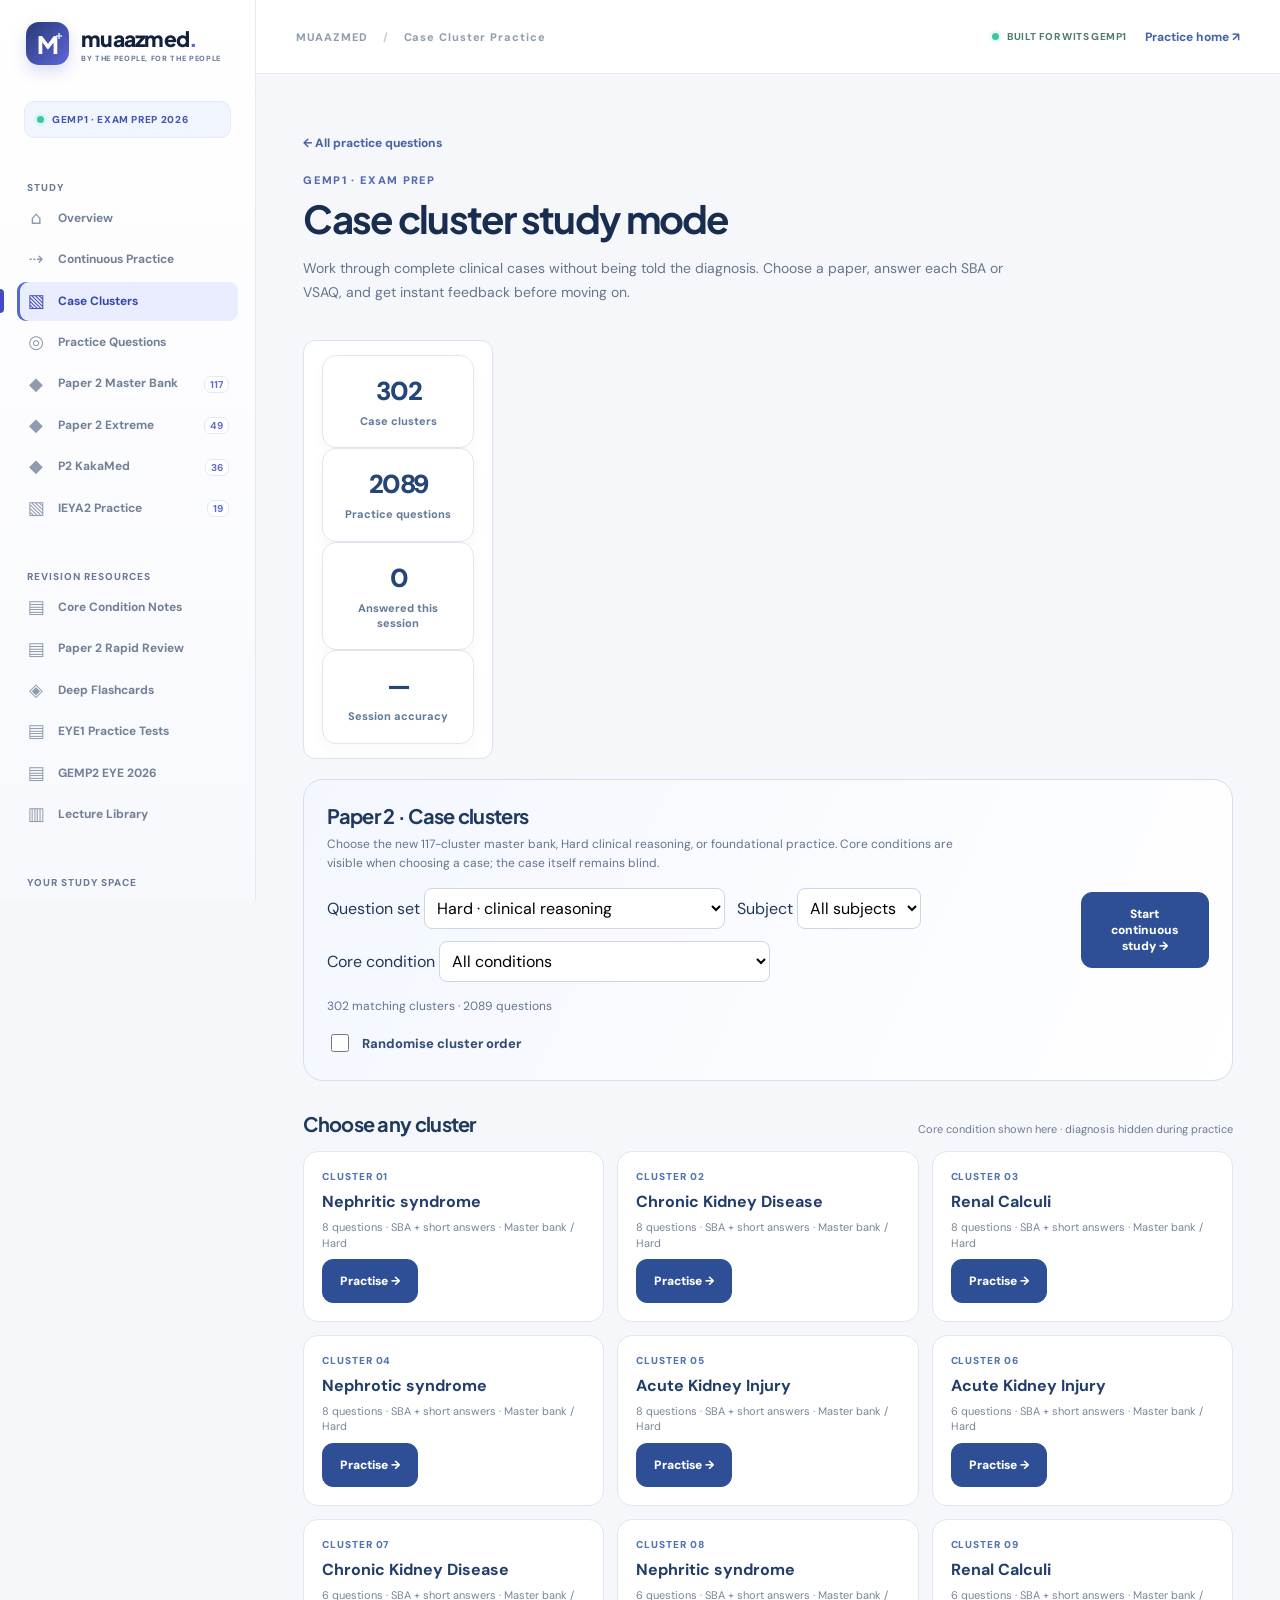
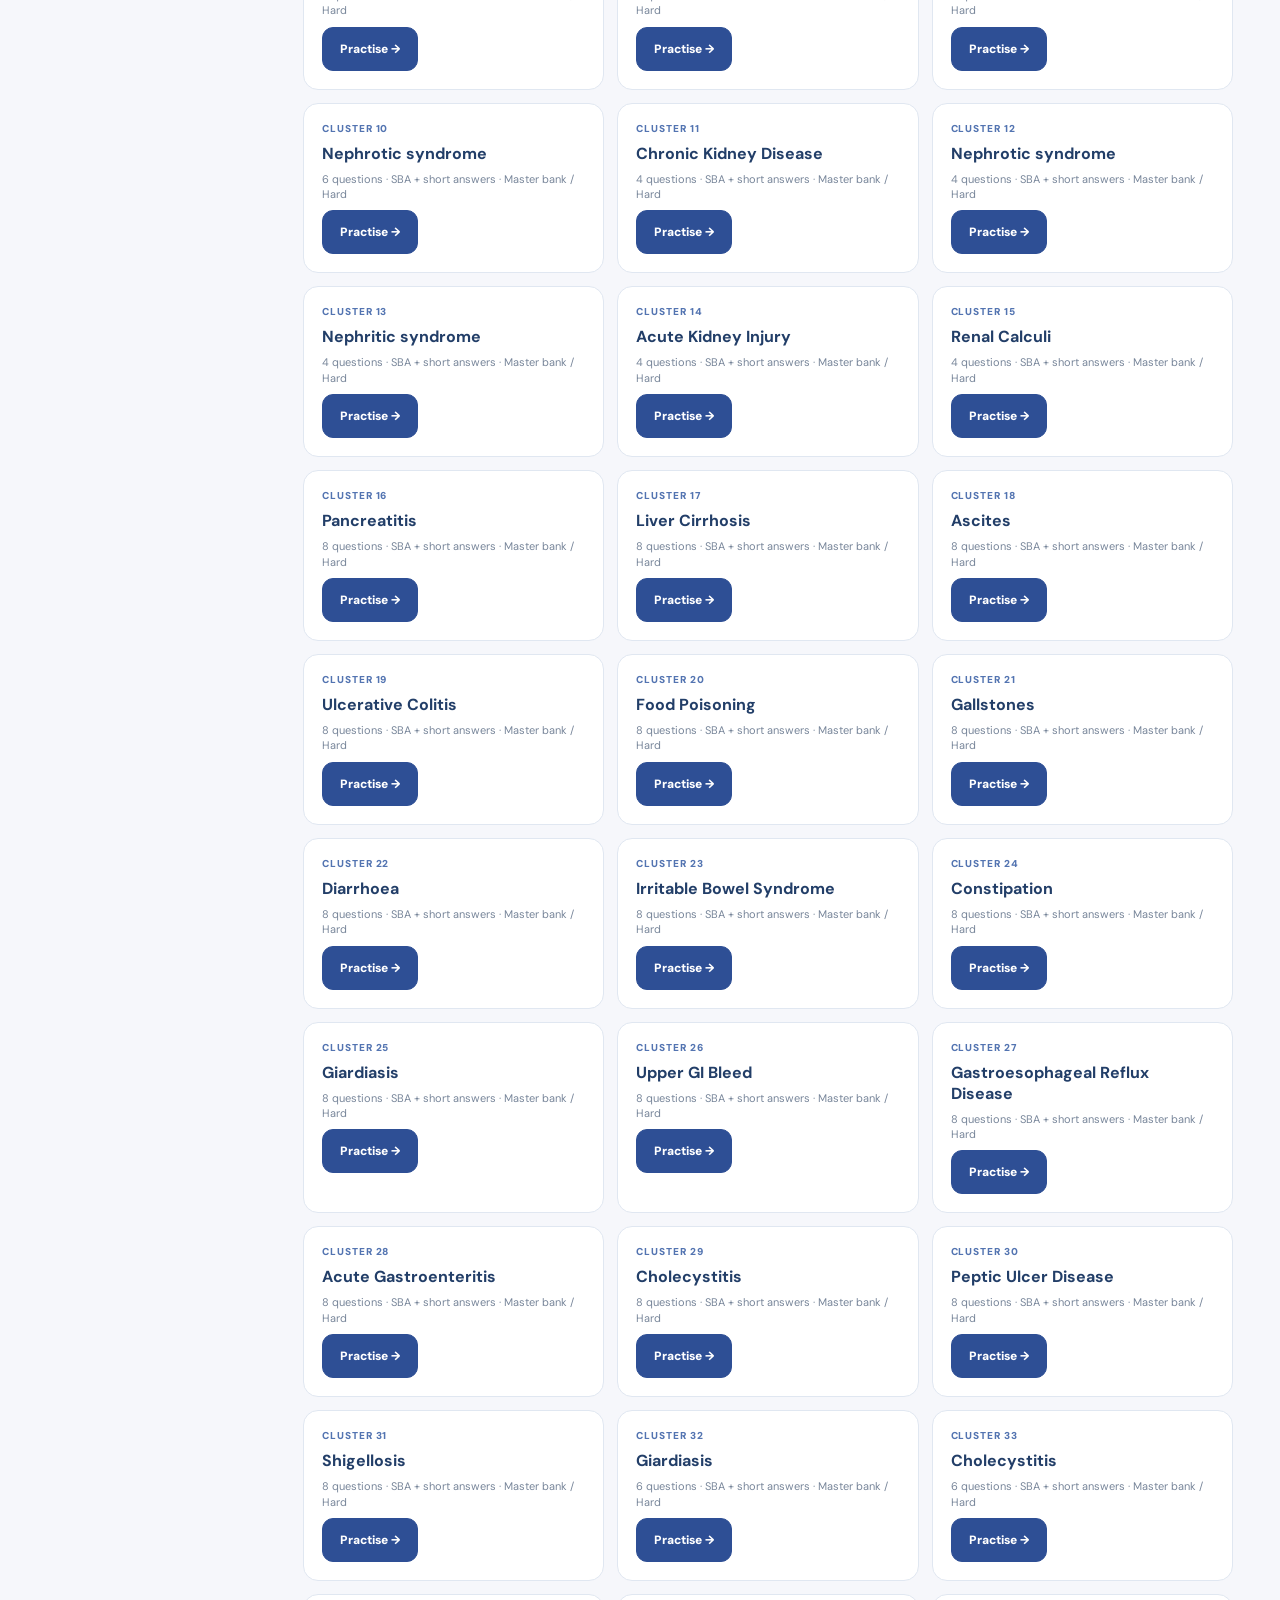
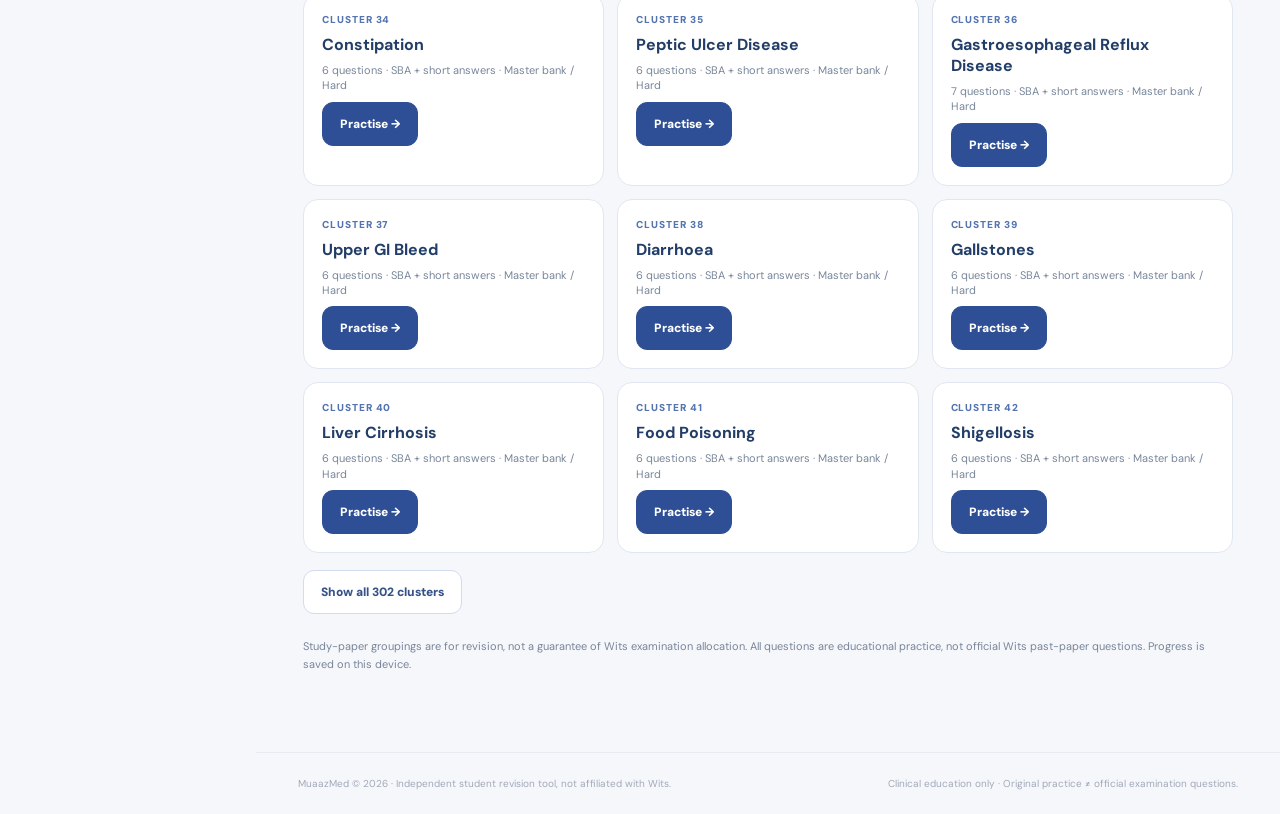
<file: cluster-practice.html>
<!doctype html>
<html lang="en"><head>
<meta charset="utf-8"><meta name="viewport" content="width=device-width,initial-scale=1">
<meta name="theme-color" content="#f6f7fb"><meta name="description" content="Blind clinical case cluster practice for Wits GEMP1. Paper 1 and Paper 2, immediate feedback, VSAQs and randomised case order.">
<title>Case Clusters — MuaazMed</title>
<link rel="preconnect" href="https://fonts.googleapis.com"><link rel="preconnect" href="https://fonts.gstatic.com" crossorigin>
<link href="https://fonts.googleapis.com/css2?family=DM+Sans:wght@400;500;600;700;800&family=Plus+Jakarta+Sans:wght@400;500;600;700;800&display=swap" rel="stylesheet">
<link rel="stylesheet" href="assets/main.css?v=5">
<style>
#cp-app{max-width:1130px;margin:0 auto;padding-bottom:55px;color:#203858}
.cp-hero{padding:16px 0 24px}.cp-back{appearance:none;background:none;border:none;display:inline-block;color:#4865a3;font-size:12px;font-weight:800;text-decoration:none;cursor:pointer;margin-bottom:22px}
.cp-overline,.cp-case-kicker,.cp-qkicker{font-size:11px;font-weight:850;letter-spacing:.12em;color:#546bb2}
.cp-hero h1{font-size:clamp(27px,3vw,40px);letter-spacing:-.045em;color:#192d50;line-height:1.22;margin:9px 0 13px}
.cp-hero p{font-size:14px;line-height:1.75;color:#65758d;max-width:730px;margin:0}
.cp-tabs{display:flex;flex-wrap:wrap;gap:10px;margin:11px 0 20px}
.cp-tabs button{font:inherit;flex:1;max-width:190px;padding:14px 18px;border:1px solid #dbe3f1;border-radius:12px;background:white;color:#385079;font-weight:800;cursor:pointer}
.cp-tabs button.selected{background:#263f79;border-color:#263f79;color:white}
.cp-stats{display:grid;grid-template-columns:repeat(4,1fr);gap:12px;margin:18px 0 25px}
.cp-stat{background:#fff;border:1px solid #e0e6f1;box-shadow:0 6px 15px #18356208;border-radius:14px;padding:18px 15px;display:grid;gap:6px}
.cp-stat strong{font-size:26px;font-weight:850;letter-spacing:-.06em;color:#244577}
.cp-stat span{font-size:11px;color:#667b98;line-height:1.4}
.cp-config{display:flex;justify-content:space-between;align-items:center;gap:25px;background:linear-gradient(115deg,#f4f7ff,#fff);border:1px solid #d4deef;padding:23px;border-radius:20px}
.cp-config h2,.cp-list-head h2{font-size:20px;margin:0 0 7px;color:#20395f}
.cp-config p{font-size:12px;line-height:1.6;color:#64748d;margin:0 0 15px;max-width:650px}
.cp-toggle{display:inline-flex;align-items:center;gap:10px;font-size:13px;font-weight:800;color:#354d73;cursor:pointer}.cp-toggle input{width:18px;height:18px;accent-color:#425fae}
.cp-actions{display:flex;gap:10px;flex-wrap:wrap}
.cp-primary,.cp-secondary{font:inherit;font-size:12px;font-weight:850;border-radius:11px;padding:13px 17px;cursor:pointer;min-height:44px;border:1px solid #d1ddef}
.cp-primary{background:#2e4f95;color:#fff;border-color:#2e4f95}.cp-primary:hover:not(:disabled){background:#213d78}
.cp-secondary{background:#fff;color:#355388}.cp-secondary:hover:not(:disabled){background:#edf3ff}
.cp-primary:disabled,.cp-secondary:disabled{opacity:.45;cursor:not-allowed}
.cp-list-head{display:flex;justify-content:space-between;gap:15px;align-items:end;margin:30px 0 15px}
.cp-list-head h2{margin:0}.cp-list-head span{font-size:11px;color:#6c7c94;text-align:right}
.cp-grid{display:grid;grid-template-columns:repeat(3,minmax(0,1fr));gap:13px}
.cp-cluster{font:inherit;min-width:0;display:flex;flex-direction:column;align-items:start;text-align:left;gap:8px;border:1px solid #e0e7f1;background:white;border-radius:15px;padding:18px;cursor:pointer;transition:border-color .15s,transform .15s}
.cp-cluster:hover{border-color:#7d9dce;transform:translateY(-2px)}
.cp-cluster-number{font-size:10px;font-weight:850;letter-spacing:.09em;color:#5374b1}
.cp-cluster strong{font-size:16px;color:#223e68}.cp-cluster small{font-size:11px;line-height:1.4;color:#78869a}
.cp-cluster-cta{color:#345eae;font-size:12px;font-weight:850;margin-top:10px}
.cp-more{margin-top:17px}.cp-note{font-size:11px;line-height:1.65;color:#778599;margin:23px 0}
.cp-play{max-width:860px;margin:auto}.cp-play-top{display:flex;align-items:center;gap:13px;flex-wrap:wrap;margin:12px 0}
.cp-play-top .cp-back{margin:0}.cp-pill{border-radius:30px;background:#e6edff;color:#28477b;padding:8px 13px;font-size:11px;font-weight:850}
.cp-saving{margin-left:auto;color:#4c7a69;font-size:11px}
.cp-progress{padding:16px 20px;border:1px solid #dce5f3;border-radius:14px;background:#f7f9fe;margin:17px 0}
.cp-progress>div:first-child{display:flex;justify-content:space-between;gap:12px;flex-wrap:wrap}
.cp-progress b{font-size:13px;color:#284678}.cp-progress span{font-size:11px;color:#647790}
.cp-progress-bar{height:8px;background:#e5eaf6;border-radius:50px;margin-top:13px;overflow:hidden}
.cp-progress-bar span{display:block;background:#5579c4;height:100%;border-radius:50px}
.cp-case{background:white;border:1px solid #dfe6f1;border-radius:22px;box-shadow:0 14px 35px #15284a0a;padding:28px}
.cp-case-kicker{margin-bottom:12px}
.cp-scenario{font-size:14px;line-height:1.83;white-space:pre-line;padding:19px 22px;background:#f6f8fc;border:1px solid #e0e8f4;border-radius:13px;color:#2d4564;margin-bottom:27px}
.cp-qkicker{margin-bottom:10px}
.cp-case h2{font-size:21px;line-height:1.5;letter-spacing:-.02em;color:#1f3558;margin:10px 0 23px}
.cp-options{display:grid;gap:11px}
.cp-choice{appearance:none;font:inherit;border:1px solid #d9e3f0;background:#fff;border-radius:13px;width:100%;padding:15px 17px;display:flex;align-items:flex-start;text-align:left;gap:13px;font-size:14px;line-height:1.55;color:#2f4664;cursor:pointer}
.cp-choice:hover:not(:disabled){border-color:#789ad1;background:#f7faff}
.cp-choice:disabled{cursor:default;opacity:1}
.cp-letter{border-radius:8px;background:#edf2f9;color:#3a5686;font-size:12px;font-weight:850;width:31px;min-width:31px;height:31px;display:grid;place-items:center}
.cp-choice.correct{border:2px solid #4eaa84;background:#effaf4;color:#205b46}
.cp-choice.incorrect{border:2px solid #d98993;background:#fff0f2;color:#8c3447}
.cp-choice.correct .cp-letter{background:#ccefdc;color:#166c48}.cp-choice.incorrect .cp-letter{background:#ffe0e4;color:#a63950}
.cp-answer-mark{margin-left:auto;font-size:18px}
#cp-vsaq-form label{display:block;color:#566d8e;font-size:12px;font-weight:750;margin-bottom:11px}
#cp-vsaq-form input{width:100%;min-height:52px;border:1px solid #c9d7e9;border-radius:11px;padding:13px 15px;font:inherit;font-size:15px;color:#1e3557;box-sizing:border-box;margin-bottom:13px}
#cp-vsaq-form input:disabled{background:#f4f6fa}
.cp-feedback{margin-top:22px;padding:22px;border:2px solid #df929f;border-radius:16px;background:#fff7f8;scroll-margin:30px}
.cp-feedback.correct{border-color:#6eb493;background:#f1fbf5}
.cp-feedback-status{font-size:14px;font-weight:850;color:#a83b56}.cp-feedback.correct .cp-feedback-status{color:#19754d}
.cp-solution{display:grid;gap:8px;margin:17px 0;background:white;border:1px solid #d5e1ee;border-radius:12px;padding:17px}
.cp-solution small{font-size:10px;font-weight:850;color:#647b9c;letter-spacing:.09em}
.cp-solution strong{font-size:16px;line-height:1.6;color:#1f3a63}
.cp-feedback h3{font-size:15px;color:#25466d;margin:16px 0 7px}.cp-feedback p{font-size:13px;line-height:1.8;color:#304862;margin:7px 0}
.cp-takeaway{border-top:1px solid #d7e5e9;padding-top:11px}
.cp-self{margin-top:14px}
.cp-next{display:flex;justify-content:space-between;gap:10px;margin-top:25px;padding-top:20px;border-top:1px solid #e8eef6}
.cp-review{margin:28px 0}.cp-review h2{font-size:20px;color:#1e3b66}
.cp-review article{background:white;border:1px solid #e1e8f2;border-radius:12px;padding:17px;margin:12px 0}
.cp-review article strong{font-size:13px;color:#1a3761}.cp-review article p{font-size:12px;line-height:1.7;color:#445773}
 .cp-jump-label{font-size:11px;font-weight:800;color:#607394;display:flex;align-items:center;gap:8px}
.cp-jump-label select{font:inherit;border:1px solid #d1dded;border-radius:9px;padding:8px;background:white;color:#294d80;max-width:112px}
.cp-option-feedback{margin-top:17px;border-top:1px solid #d5e2ed;padding-top:10px}
.cp-option-feedback h3{font-size:14px;color:#243e68;margin:8px 0 12px}
.cp-option-note{margin:9px 0;padding:12px;border:1px solid #e1e7ef;background:#fff;border-radius:10px}
.cp-option-note.is-right{border-color:#8fc2a6;background:#f6fff9}
.cp-option-note b{font-size:12px;line-height:1.7;color:#2f4768}
.cp-option-note p{font-size:12px;line-height:1.65;margin:4px 0 0;color:#64758b}
.cp-next{flex-wrap:wrap}
button:focus-visible,input:focus-visible{outline:3px solid #7198e7;outline-offset:3px}
@media(max-width:1050px){.cp-grid{grid-template-columns:repeat(2,minmax(0,1fr))}.cp-config{align-items:start;flex-direction:column}}
@media(max-width:780px){.sidebar.cp-open{transform:translateX(0)!important;left:0!important;display:block!important;z-index:1000}.cp-stats{grid-template-columns:repeat(2,minmax(0,1fr))}.cp-stat{padding:14px}.cp-hero{padding-top:4px}.cp-config,.cp-case{padding:18px}.cp-scenario{padding:15px}}
@media(max-width:560px){.cp-grid{grid-template-columns:1fr}.cp-list-head{display:block}.cp-list-head span{display:block;text-align:left;margin-top:6px}.cp-config{padding:16px}.cp-play-top .cp-saving{display:none}.cp-case h2{font-size:18px}.cp-tabs button{max-width:none}.cp-next button{flex:1}.cp-hero h1{font-size:28px}}
@media(prefers-reduced-motion:reduce){.cp-cluster{transition:none}}
</style>
</head><body>
<div class="app-shell"><aside class="sidebar" id="sidebar">
<a class="brand" href="index.html#home" aria-label="MuaazMed Home"><span class="brand-mark">M<span class="brand-pulse">+</span></span><span class="brand-text">muaazmed<span>.</span><small>BY THE PEOPLE, FOR THE PEOPLE</small></span></a>
<div class="term-pill"><span class="live-dot"></span> GEMP1 · EXAM PREP 2026</div>
<div class="nav-section">STUDY</div>
<nav class="nav-stack" aria-label="Study navigation">
<a href="index.html#home"><span class="nav-icon">⌂</span> Overview</a>
<a href="index.html#flow"><span class="nav-icon">⇢</span> Continuous Practice</a>
<a href="cluster-practice.html" class="active" aria-current="page"><span class="nav-icon">▧</span> Case Clusters</a>
<a href="index.html#practice"><span class="nav-icon">◎</span> Practice Questions</a>
<a href="cluster-practice.html?paper=Paper%202&amp;bank=master"><span class="nav-icon">◆</span> Paper 2 Master Bank <span class="nav-count">117</span></a>
<a href="cluster-practice.html?paper=Paper%202&amp;bank=extreme"><span class="nav-icon">◆</span> Paper 2 Extreme <span class="nav-count">49</span></a>
   <a href="cluster-practice.html?paper=Paper%202&amp;bank=kakamed"><span class="nav-icon">◆</span> P2 KakaMed <span class="nav-count">36</span></a>
<a href="cluster-practice.html?paper=IEYA2%20Practice"><span class="nav-icon">▧</span> IEYA2 Practice <span class="nav-count">19</span></a>
</nav><div class="nav-section">REVISION RESOURCES</div>
<nav class="nav-stack" aria-label="Revision resources">
<a href="index.html#notes"><span class="nav-icon">▤</span> Core Condition Notes</a>
<a href="paper2-rapid-review.html"><span class="nav-icon">▤</span> Paper 2 Rapid Review</a>
<a href="flashcards.html#flashcards"><span class="nav-icon">◈</span> Deep Flashcards</a>
<a href="cluster-practice.html?paper=EYE1%20Paper%201"><span class="nav-icon">▤</span> EYE1 Practice Tests</a>
<a href="gemp2-eye-2026.html"><span class="nav-icon">▤</span> GEMP2 EYE 2026</a>
<a href="index.html#lectures"><span class="nav-icon">▥</span> Lecture Library</a>
</nav><div class="nav-section">YOUR STUDY SPACE</div><nav class="nav-stack" aria-label="Account and progress">
<a href="index.html#leaderboard"><span class="nav-icon">✧</span> My Progress</a>
<a href="leaderboard.html"><span class="nav-icon">★</span> Community Leaderboard</a>
<a href="account.html"><span class="nav-icon">♙</span> Student Account</a>
</nav>
<div class="nav-section">MORE MUAAZMED</div><nav class="nav-stack"><a href="legacy.html#renal"><span class="nav-icon">◌</span> Renal platform</a><a href="legacy.html#git"><span class="nav-icon">◌</span> GIT platform</a><a href="msk.html"><span class="nav-icon">◌</span> MSK platform</a></nav>
<div class="sidebar-bottom"><div class="focus-card"><div class="tiny-tag">YOUR TARGET</div><b>Build clinical reasoning.</b><p>Practise without diagnosis labels, check every explanation, and improve on your mistakes.</p><a href="index.html#practice">All practice questions <span>↗</span></a></div></div>
</aside><div class="main-column"><header class="topbar">
<div class="topbar-left"><button class="mobile-menu" data-cp-mobile-menu aria-label="Toggle navigation" aria-expanded="false" aria-controls="sidebar">☰</button><span class="breadcrumb">MUAAZMED <span class="slash">/</span> Case Cluster Practice</span></div>
<div class="topbar-right"><span class="desktop-chip"><span class="live-dot"></span> BUILT FOR WITS GEMP1</span><a class="cp-back" href="index.html#practice" style="margin:0">Practice home ↗</a></div>
</header><main class="content" id="cp-app" tabindex="-1"><p>Loading case clusters…</p></main>
<footer class="site-footer"><span>MuaazMed © 2026 · Independent student revision tool, not affiliated with Wits.</span><span>Clinical education only · Original practice ≠ official examination questions.</span></footer></div></div>
<script defer src="backend-config.js"></script><script defer src="data/paper1-uploaded-clusters.js?v=1"></script>
<script defer src="data/eye1-uploaded-papers.js?v=1"></script>
<script defer src="data/bank.js"></script>
<script defer src="data/extra-part-a.js"></script><script defer src="data/extra-part-b.js"></script><script defer src="data/extra-part-c.js"></script><script defer src="data/extra-part-d.js"></script>
<script defer src="data/extra-clusters-2.js?v=1"></script><script defer src="data/advanced-clusters.js?v=1"></script><script defer src="data/advanced-cases-extra.js?v=1"></script>
<script defer src="data/integrated-part-a.js?v=1"></script><script defer src="data/integrated-part-b.js?v=1"></script><script defer src="data/integrated-part-c.js?v=1"></script>
<script defer src="data/paper-groups.js?v=1"></script><script defer src="data/paper2-sprint.js?v=3"></script><script defer src="data/paper2-expansion-a.js?v=1"></script><script defer src="data/paper2-expansion-b.js?v=1"></script><script defer src="data/paper2-expansion-extra.js?v=2"></script><script defer src="data/paper2-expansion.js?v=1"></script><script defer src="data/paper2-extreme-renal.js?v=1"></script><script defer src="data/paper2-extreme-git-a.js?v=1"></script><script defer src="data/paper2-extreme-git-b.js?v=1"></script><script defer src="data/paper2-extreme-msk.js?v=1"></script><script defer src="data/paper2-extreme-haem.js?v=1"></script><script defer src="data/paper2-extreme.js?v=1"></script><script defer src="assets/master-hard.js?v=2"></script><script defer src="data/ieya2-student.js?v=1"></script><script defer src="data/p2-kakamed.js?v=1"></script><script defer src="assets/unique-hard.js?v=1"></script><script defer src="assets/cluster-practice.js?v=15"></script>
</body></html>
</file>
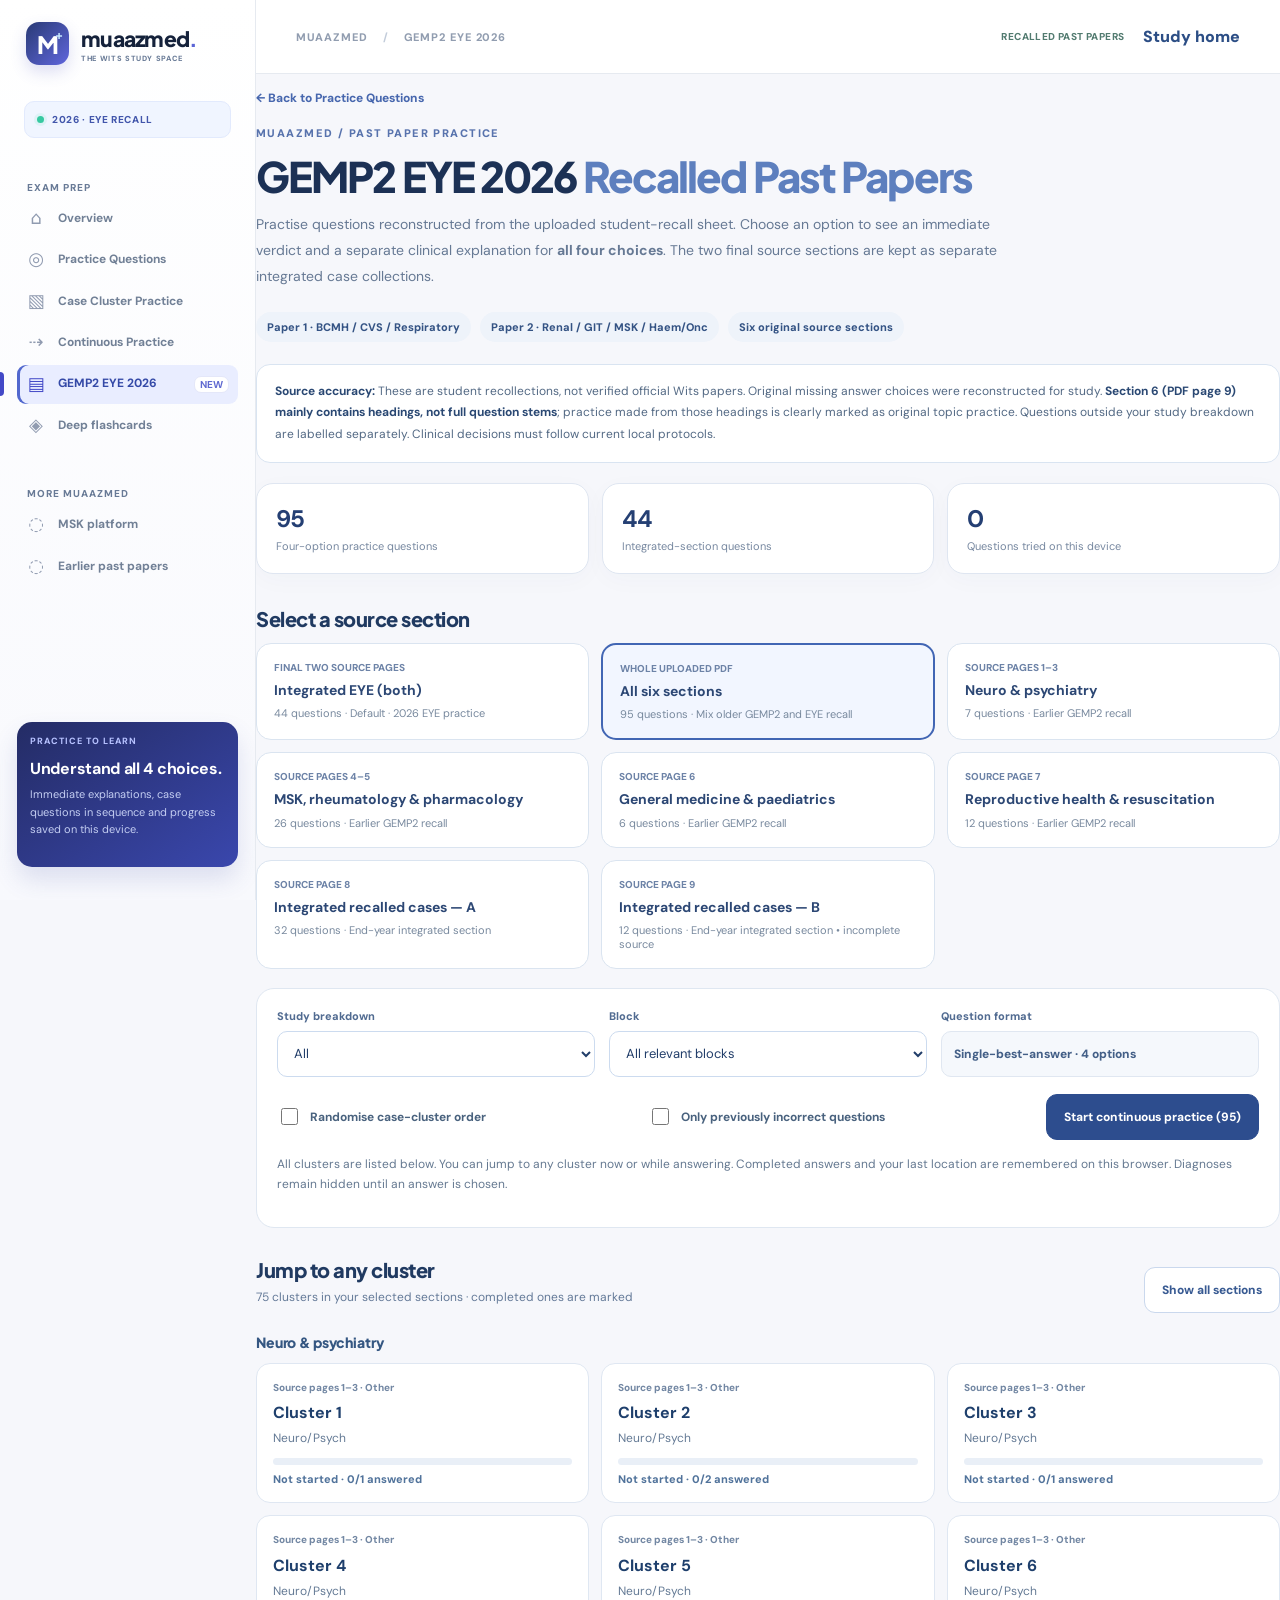
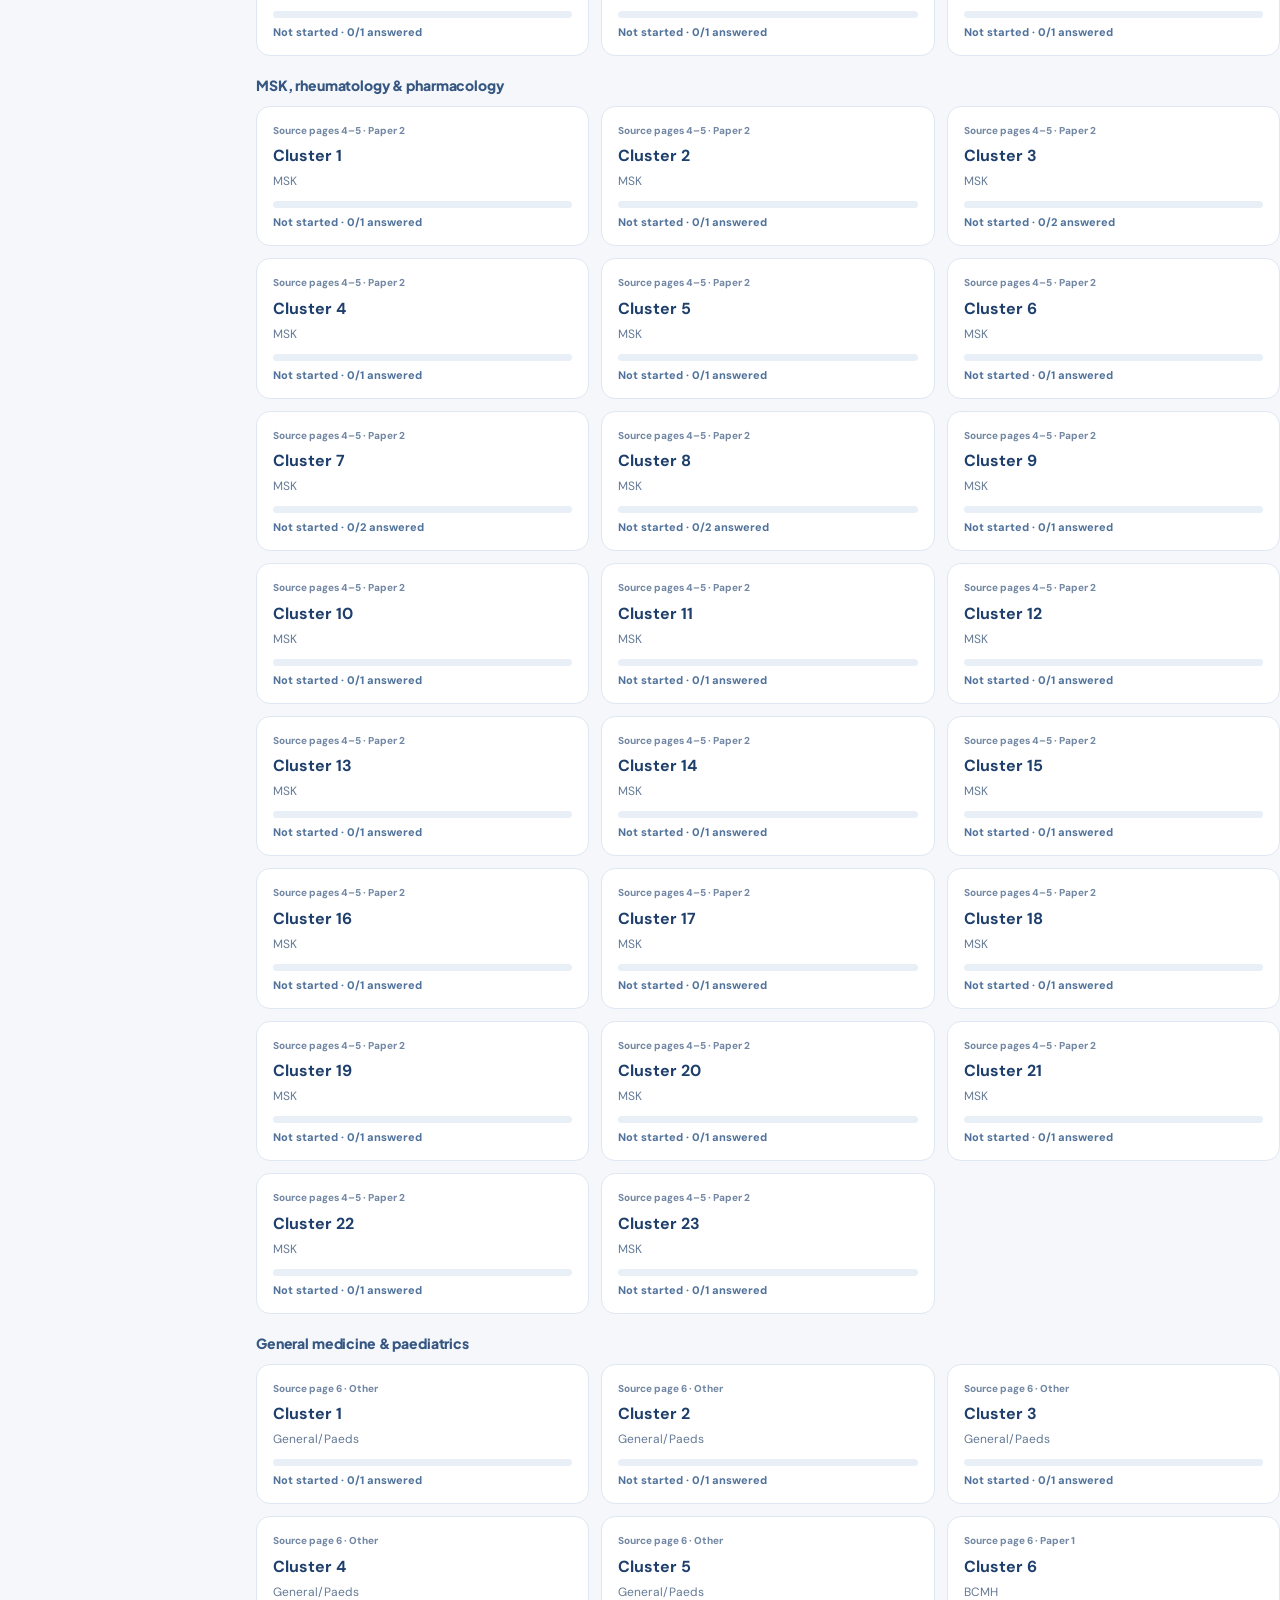
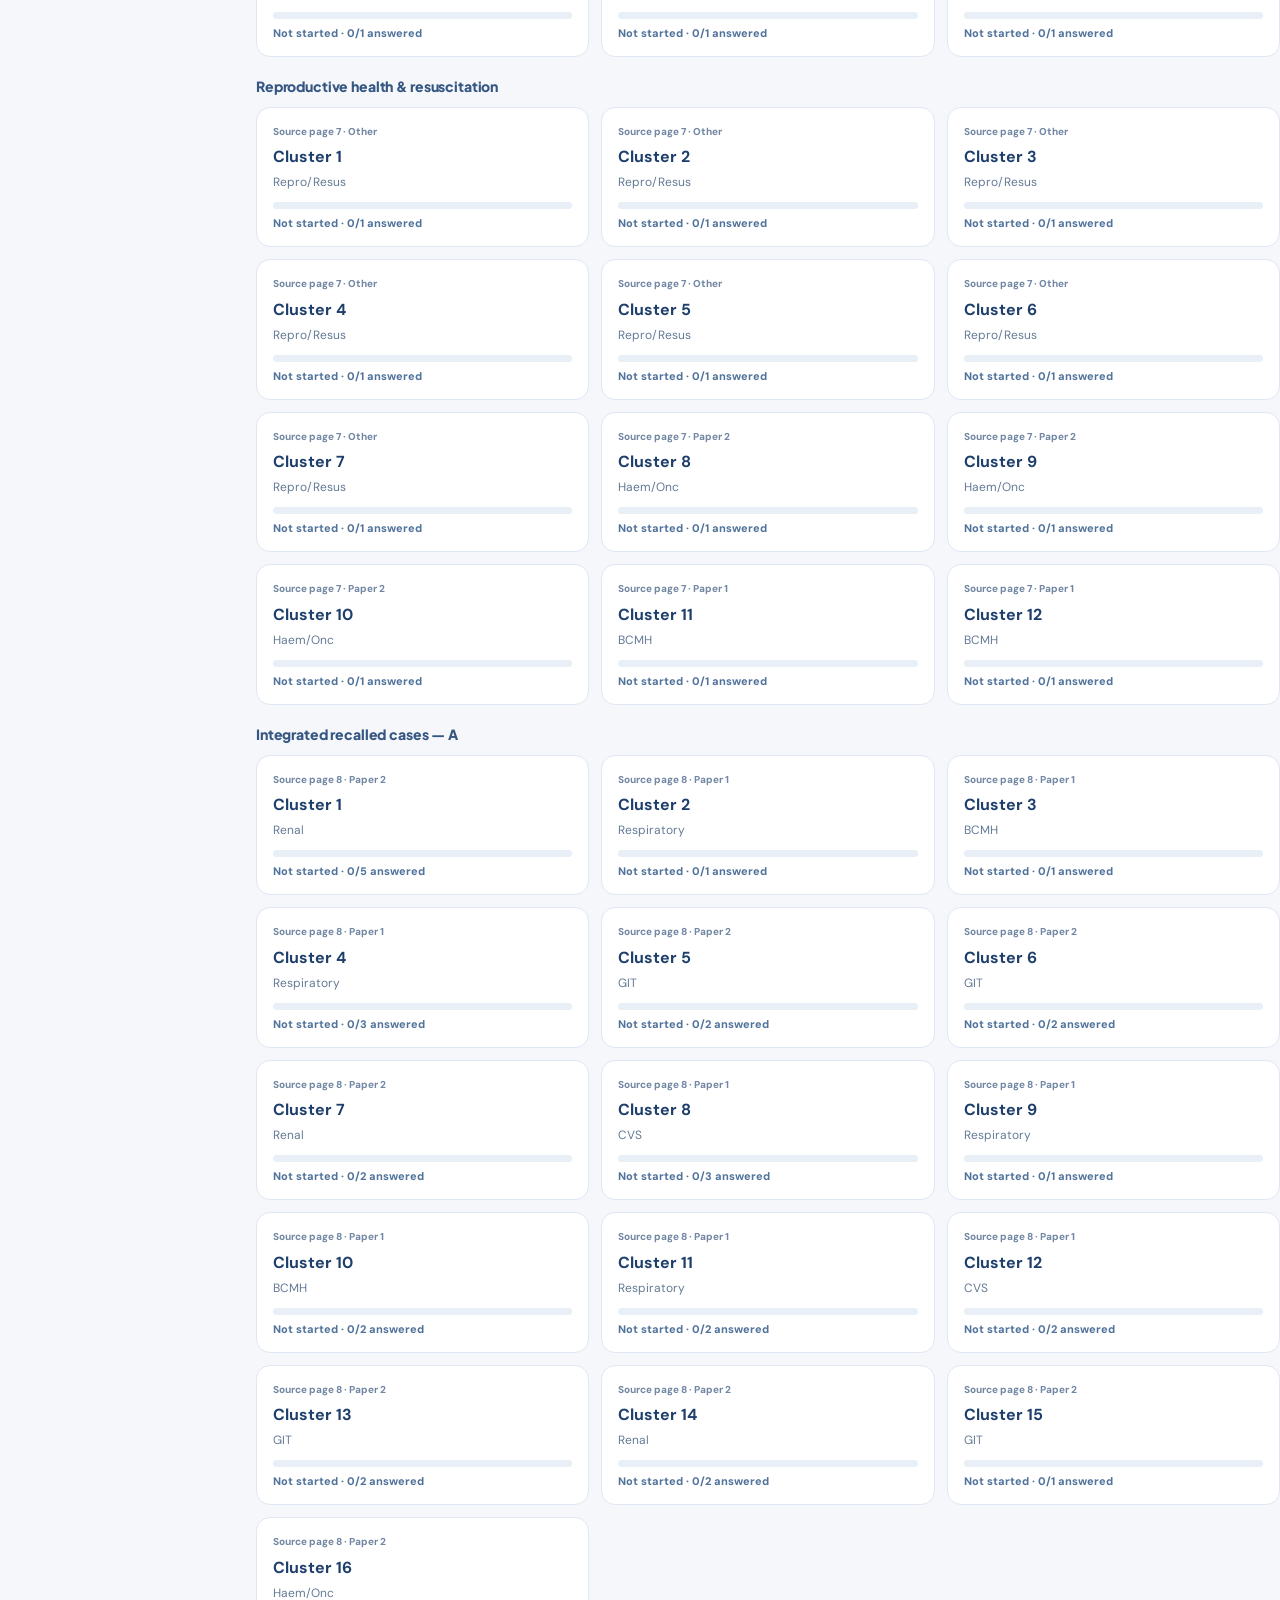
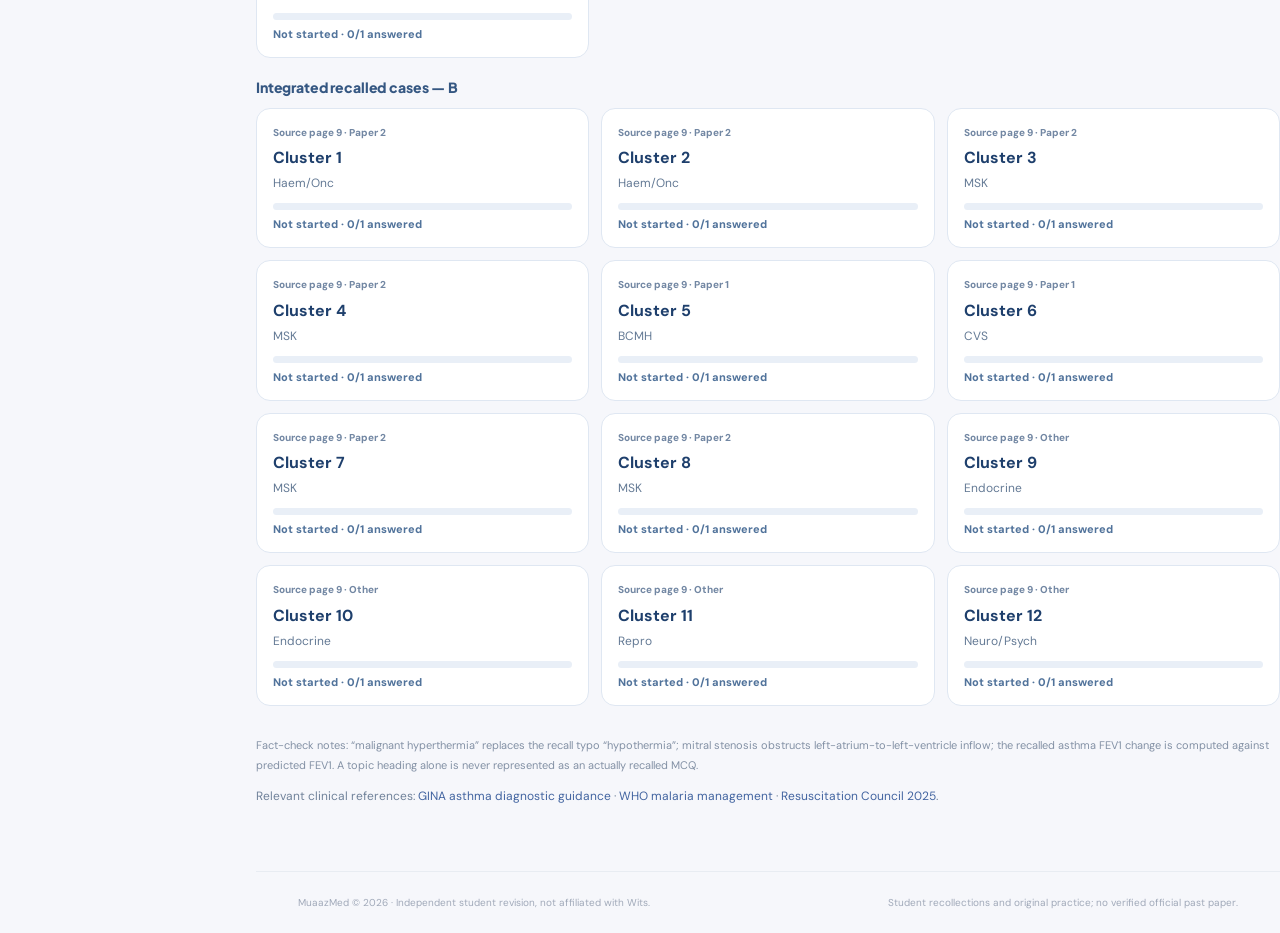
<file: gemp2-eye-2026.html>
<!doctype html>
<html lang="en">
<head>
<meta charset="utf-8"><meta name="viewport" content="width=device-width,initial-scale=1">
<meta name="theme-color" content="#f7f9fd">
<meta name="description" content="MuaazMed GEMP2 EYE 2026 student-recalled paper questions, reconstructed MCQs, interactive option-by-option explanations and integrated case clusters.">
<title>GEMP2 EYE 2026 Recalled Past Papers · MuaazMed</title>
<link rel="preconnect" href="https://fonts.googleapis.com"><link rel="preconnect" href="https://fonts.gstatic.com" crossorigin>
<link href="https://fonts.googleapis.com/css2?family=DM+Sans:wght@400;500;600;700;800&family=Plus+Jakarta+Sans:wght@400;500;600;700;800&display=swap" rel="stylesheet">
<link rel="stylesheet" href="assets/main.css?v=4">
<style>
*{box-sizing:border-box}#gemp26{max-width:1130px;margin:0 auto;padding:12px 0 64px;color:#25395b}
.g-back{display:inline-block;font-weight:800;font-size:12px;color:#4767ae;text-decoration:none;margin-bottom:20px}
.g-eyebrow{letter-spacing:.13em;font-weight:850;font-size:11px;color:#5873ad;text-transform:uppercase}
.g-title{font:800 clamp(26px,3.3vw,42px)/1.17 'Plus Jakarta Sans',sans-serif;letter-spacing:-.045em;color:#1c3155;margin:11px 0 12px}
.g-lead{max-width:780px;font-size:14px;line-height:1.85;color:#667994;margin:0}
.g-tagrow{display:flex;gap:9px;flex-wrap:wrap;margin:22px 0}
.g-tag{padding:8px 11px;background:#eef3fa;color:#345384;border-radius:30px;font-size:11px;font-weight:800}
.g-disclaimer{padding:16px 18px;border:1px solid #d9e4f1;background:#fff;border-radius:14px;font-size:12px;line-height:1.8;color:#536984;margin:20px 0}
.g-disclaimer strong{color:#2a4873}
.g-cards{display:grid;grid-template-columns:repeat(3,minmax(0,1fr));gap:13px;margin:20px 0}
.g-card{background:#fff;border:1px solid #dfe6f1;border-radius:17px;padding:19px;box-shadow:0 6px 24px #23447907}
.g-card b{display:block;font-size:24px;color:#243f73;letter-spacing:-.04em}.g-card span{display:block;font-size:11px;line-height:1.5;color:#7788a0;margin-top:4px}
.g-section-title{font-size:20px;font-weight:800;color:#203a61;letter-spacing:-.025em;margin:32px 0 12px}
.g-sections{display:grid;grid-template-columns:repeat(3,minmax(0,1fr));gap:12px}
.g-section{display:flex;flex-direction:column;text-align:left;gap:6px;cursor:pointer;font:inherit;background:#fff;border:1px solid #dae4f0;border-radius:15px;padding:17px;color:#2c4774}
.g-section:hover{border-color:#7194ce;background:#f9fbff}.g-section.active{border:2px solid #4266b4;background:#f2f6ff}
.g-section small{font-size:10px;color:#6d83a7;font-weight:800;text-transform:uppercase}.g-section strong{font-size:14px;line-height:1.45}.g-section span{font-size:11px;color:#78899e}
.g-controls{background:#fff;border:1px solid #dfe7f1;border-radius:18px;padding:20px;margin:19px 0}
.g-filter-grid{display:grid;grid-template-columns:repeat(3,minmax(0,1fr));gap:14px}
.g-field label{font-size:11px;display:block;font-weight:800;color:#516b91;margin-bottom:8px}
.g-field select{width:100%;border:1px solid #ccdbef;background:#fff;color:#223e6a;font:inherit;font-size:13px;border-radius:10px;padding:12px;min-height:46px}
.g-control-bottom{display:flex;gap:18px;align-items:center;flex-wrap:wrap;justify-content:space-between;margin-top:17px}
.g-switch{display:flex;gap:9px;align-items:center;color:#49627e;font-size:12px;font-weight:700;cursor:pointer}
.g-switch input{width:17px;height:17px;accent-color:#4f70bb}
.g-btn{border:1px solid #cad8ed;background:#fff;border-radius:11px;padding:12px 17px;min-height:46px;cursor:pointer;font:800 12px 'DM Sans',sans-serif;color:#385a92}
.g-btn.primary{background:#2d4d8e;border-color:#2d4d8e;color:#fff}.g-btn:hover:not(:disabled){filter:brightness(.96)}.g-btn:disabled{opacity:.45;cursor:not-allowed}
.g-controls-hint{font-size:12px;color:#657991;margin-top:14px;line-height:1.7}
.g-progress{background:#fff;border:1px solid #dce5f1;border-radius:14px;padding:15px 17px;margin:16px 0}
.g-progress-top{display:flex;justify-content:space-between;gap:15px;flex-wrap:wrap;color:#35527c;font-size:12px;font-weight:800}
.g-progress-track{height:8px;background:#edf1f7;border-radius:22px;overflow:hidden;margin-top:12px}
.g-progress-track>div{height:100%;border-radius:22px;background:#4f76c3;transition:width .2s}
.g-question{background:white;border:1px solid #dfe6f1;border-radius:20px;padding:27px;box-shadow:0 15px 35px #172e510b}
.g-case{background:#f5f8fd;border:1px solid #dfe8f5;border-radius:12px;padding:17px 18px;margin:18px 0 23px;font-size:14px;color:#3b526e;line-height:1.8}
.g-question h2{font-size:21px;line-height:1.48;color:#20385d;letter-spacing:-.02em;margin:8px 0 23px}
.g-qmeta{font-size:11px;font-weight:800;color:#6b84b1;letter-spacing:.07em;text-transform:uppercase}
.g-opts{display:grid;gap:10px}
.g-option{display:flex;gap:12px;align-items:flex-start;text-align:left;width:100%;font:inherit;font-size:14px;line-height:1.65;color:#2c4563;background:#fff;border:1px solid #d9e4f1;border-radius:12px;padding:14px;cursor:pointer}
.g-option:hover:not(:disabled){background:#f6faff;border-color:#779bd1}.g-option:disabled{cursor:default;opacity:1}
.g-letter{display:grid;place-items:center;min-width:30px;height:30px;border-radius:8px;background:#edf2fa;color:#3a598c;font-weight:800;font-size:12px}
.g-option.correct{background:#effbf4;border:2px solid #5aad8c}.g-option.incorrect{background:#fff2f3;border:2px solid #db8490}
.g-option.correct .g-letter{background:#c7ecd9;color:#1d6948}.g-option.incorrect .g-letter{background:#ffdce0;color:#8d3344}
.g-feedback{margin-top:23px;background:#f7fafc;border-radius:14px;border:1px solid #d4e2ef;padding:20px}
.g-feedback-head{font-size:16px;font-weight:850;color:#255a4a}.g-feedback-head.bad{color:#9c3952}
.g-answer{font-size:13px;line-height:1.7;color:#3e5676;margin:10px 0 13px}
.g-why{display:grid;gap:10px;margin-top:14px}
.g-reason{border:1px solid #dce6f0;border-radius:10px;background:white;padding:13px 14px}
.g-reason strong{font-size:12px;color:#2e4e79;display:block;margin-bottom:5px}
.g-reason p{font-size:12px;color:#4d627f;line-height:1.75;margin:0}
.g-reason.right{border-left:4px solid #42a578}.g-reason.chosen-wrong{border-left:4px solid #d16a80}
.g-context{font-size:12px;line-height:1.8;color:#647893;margin-top:16px}
.g-actions{display:flex;align-items:center;justify-content:space-between;gap:11px;flex-wrap:wrap;margin-top:23px}
.g-finish{background:#fff;border:1px solid #dce5f1;border-radius:18px;padding:26px}
.g-finish h2{color:#203a62;font-size:25px;margin:0 0 8px}
.g-finish p{font-size:13px;line-height:1.8;color:#5f7490}
.g-smallprint{font-size:11px;line-height:1.8;color:#8391a5;margin:30px 0 10px}
.g-reference-links{font-size:12px;line-height:1.8;color:#70829a}.g-reference-links a{color:#4264a0}
.g-toolbar{display:flex;align-items:center;justify-content:space-between;gap:12px;flex-wrap:wrap}
.g-logo{font-weight:850;color:#2c4e85;text-decoration:none}
@media(max-width:980px){.g-sections{grid-template-columns:repeat(2,minmax(0,1fr))}}
@media(max-width:780px){#gemp26{padding:0 0 48px}.g-filter-grid{grid-template-columns:1fr 1fr}.g-cards{grid-template-columns:repeat(3,1fr)}.g-question{padding:19px}}
@media(max-width:540px){.g-sections{grid-template-columns:1fr}.g-filter-grid{grid-template-columns:1fr}.g-cards{grid-template-columns:1fr 1fr}.g-question h2{font-size:18px}.g-btn{flex:1}.g-controls{padding:15px}.g-hero{padding-top:6px}}

.g-resume{margin:22px 0;border:1px solid #b8c9e6;background:linear-gradient(110deg,#f4f7fc,#fff);padding:18px 22px;border-radius:16px;display:flex;justify-content:space-between;align-items:center;gap:20px}
.g-resume strong{display:block;font-size:16px;color:#254776;margin:7px 0}
.g-resume p{font-size:12px;line-height:1.6;color:#647993;margin:0;max-width:580px}
.g-directory-header{display:flex;align-items:end;justify-content:space-between;gap:14px;margin:29px 0 13px;flex-wrap:wrap}
.g-directory-header p{font-size:12px;color:#647a98;line-height:1.6;margin:6px 0}
.g-group-title{font-size:14px;color:#355782;font-weight:850;letter-spacing:-.01em;margin:20px 0 12px}
.g-cluster-grid{display:grid;grid-template-columns:repeat(3,minmax(0,1fr));gap:12px}
.g-cluster-choice{font:inherit;text-align:left;min-width:0;display:flex;flex-direction:column;align-items:stretch;gap:7px;background:#fff;border:1px solid #dfe7f2;border-radius:14px;padding:16px;cursor:pointer;transition:border-color .15s,transform .15s}
.g-cluster-choice:hover{border-color:#7298d5;transform:translateY(-2px);background:#fbfdff}
.g-cluster-choice:focus-visible,.g-play-tools select:focus-visible{outline:3px solid #83a6e2;outline-offset:2px}
.g-cluster-choice.finished{border-color:#b8dccb}
.g-cluster-choice small{font-size:10px;color:#7287a3;line-height:1.55;overflow-wrap:anywhere;font-weight:800}
.g-cluster-choice strong{font-size:16px;color:#1e3f6c}
.g-cluster-choice span{font-size:12px;color:#647a95}
.g-cluster-choice em{font-size:11px;color:#51739b;font-style:normal;font-weight:800}
.g-cluster-choice.finished em{color:#24774f}
.g-cluster-track{width:100%;height:7px;border-radius:30px;background:#e9eff7;overflow:hidden;margin-top:5px}
.g-cluster-track div{height:100%;background:#557dc0;border-radius:30px}
.g-cluster-choice.finished .g-cluster-track div{background:#44a178}
.g-play-tools{margin:18px 0;background:#f8fafd;border:1px solid #dfe7f2;border-radius:13px;padding:12px 16px;display:flex;align-items:center;gap:10px;flex-wrap:wrap}
.g-play-tools label{font-size:11px;font-weight:850;color:#395983}
.g-play-tools select{border:1px solid #cbd9ee;min-height:43px;border-radius:9px;padding:10px;color:#2e4e76;font:700 12px 'DM Sans',sans-serif;background:white;flex:1;min-width:185px;max-width:400px}
.g-play-tools span{font-size:11px;color:#7284a0}
@media(max-width:900px){.g-cluster-grid{grid-template-columns:repeat(2,minmax(0,1fr))}.g-resume{align-items:flex-start}}
@media(max-width:600px){.g-cluster-grid{grid-template-columns:1fr}.g-resume{flex-direction:column;align-items:stretch}.g-play-tools{align-items:stretch;flex-direction:column}.g-play-tools select{max-width:none;width:100%}}

</style>
</head>
<body>
<div class="app-shell"><aside class="sidebar" id="sidebar">
<a class="brand" href="index.html#home"><span class="brand-mark">M<span class="brand-pulse">+</span></span><span class="brand-text">muaazmed<span>.</span><small>THE WITS STUDY SPACE</small></span></a>
<div class="term-pill"><span class="live-dot"></span> 2026 · EYE RECALL</div>
<div class="nav-section">EXAM PREP</div>
<nav class="nav-stack" aria-label="Navigation">
<a href="index.html#home"><span class="nav-icon">⌂</span> Overview</a>
<a href="index.html#practice"><span class="nav-icon">◎</span> Practice Questions</a>
<a href="cluster-practice.html"><span class="nav-icon">▧</span> Case Cluster Practice</a>
<a href="index.html#flow"><span class="nav-icon">⇢</span> Continuous Practice</a>
<a href="gemp2-eye-2026.html" class="active" aria-current="page"><span class="nav-icon">▤</span> GEMP2 EYE 2026 <span class="nav-count">NEW</span></a>
<a href="flashcards.html#flashcards"><span class="nav-icon">◈</span> Deep flashcards</a>
</nav>
<div class="nav-section">MORE MUAAZMED</div>
<nav class="nav-stack"><a href="msk.html"><span class="nav-icon">◌</span> MSK platform</a><a href="legacy.html#pastpapers"><span class="nav-icon">◌</span> Earlier past papers</a></nav>
<div class="sidebar-bottom"><div class="focus-card"><div class="tiny-tag">PRACTICE TO LEARN</div><b>Understand all 4 choices.</b><p>Immediate explanations, case questions in sequence and progress saved on this device.</p></div></div>
</aside>
<div class="main-column">
<header class="topbar">
<div class="topbar-left"><button class="mobile-menu" id="g-mobile" aria-label="Toggle menu">☰</button><span class="breadcrumb">MUAAZMED <span class="slash">/</span> GEMP2 EYE 2026</span></div>
<div class="topbar-right"><span class="desktop-chip">RECALLED PAST PAPERS</span><a href="index.html#home" class="g-logo">Study home</a></div>
</header>
<main class="content" id="gemp26"><p>Loading reconstructed questions…</p></main>
<footer class="site-footer"><span>MuaazMed © 2026 · Independent student revision, not affiliated with Wits.</span><span>Student recollections and original practice; no verified official past paper.</span></footer>
</div></div>
<script defer src="data/gemp2-eye-2026-sections.js?v=1"></script>
<script defer src="data/gemp2-eye-2026-integrated.js?v=1"></script>
<script defer src="data/gemp2-eye-2026-more.js?v=1"></script>
<script defer src="assets/gemp2-eye-2026.js?v=2"></script>
</body></html>
</file>
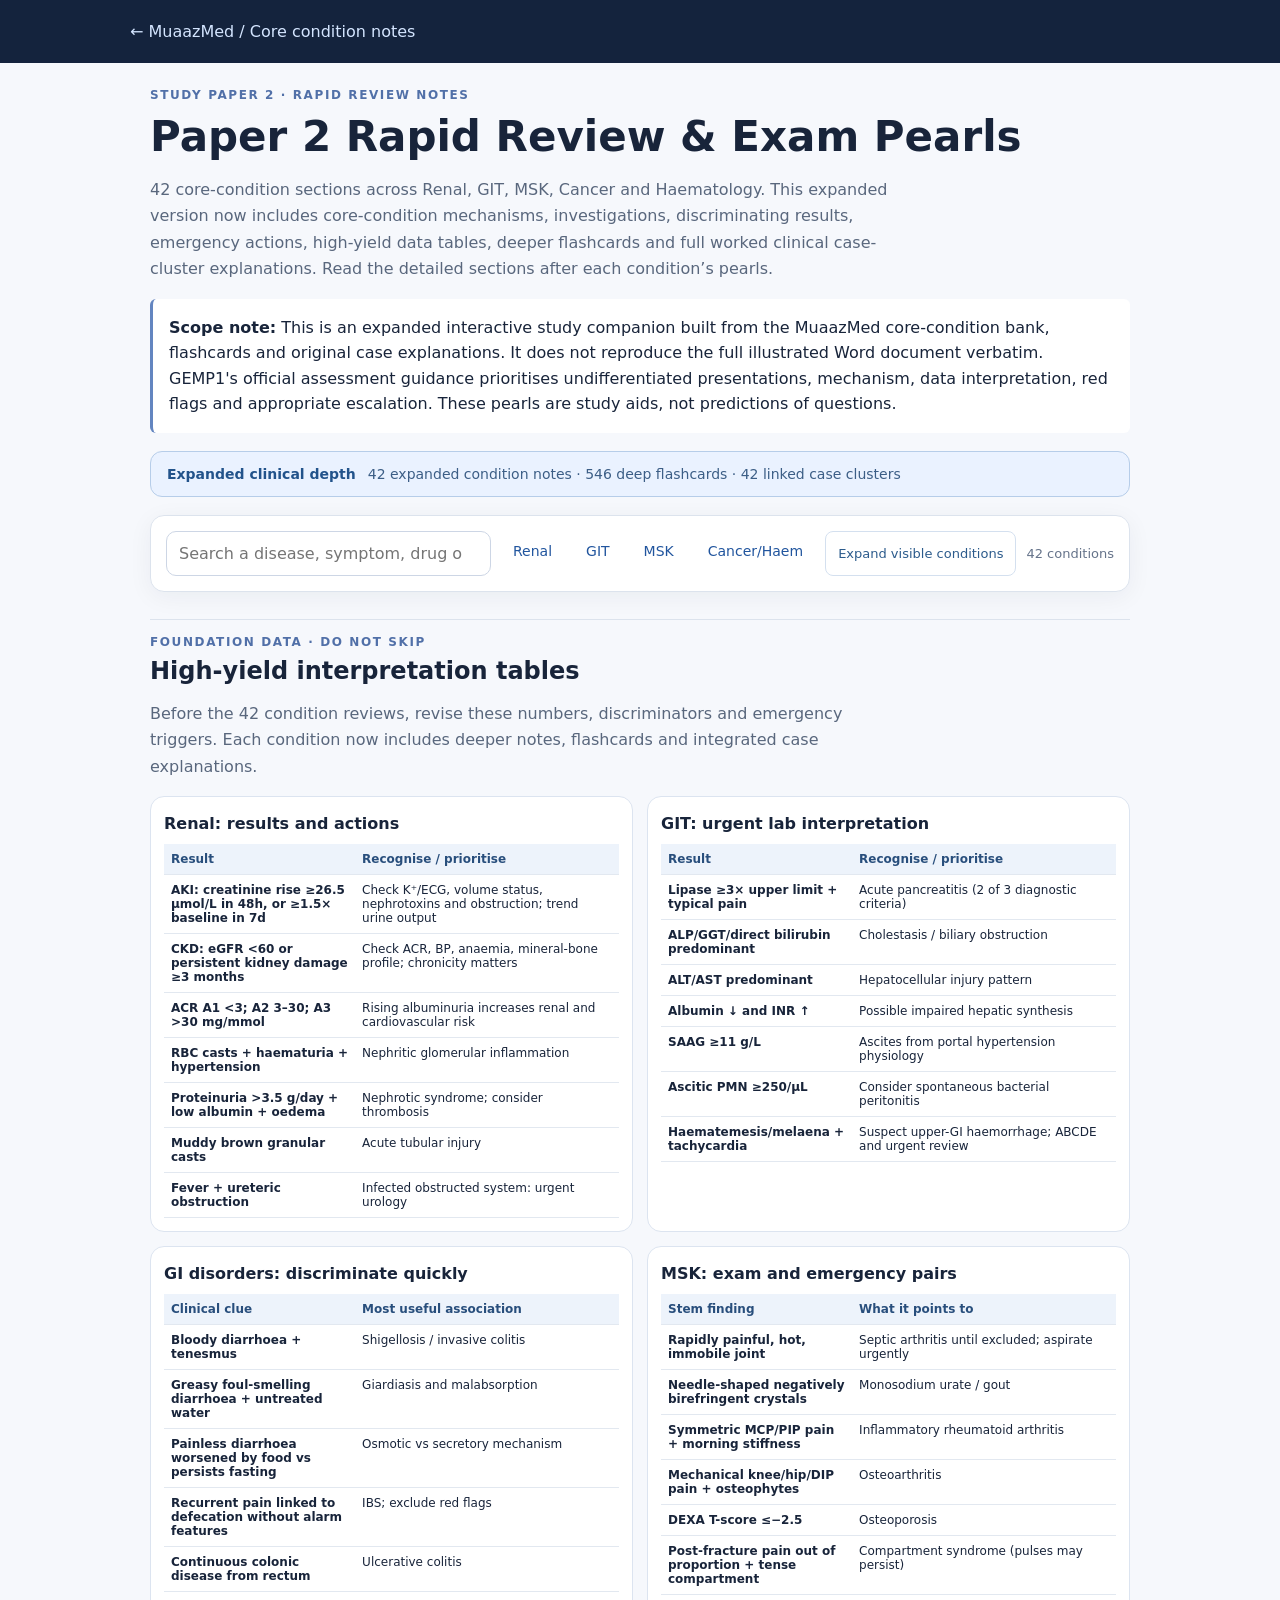
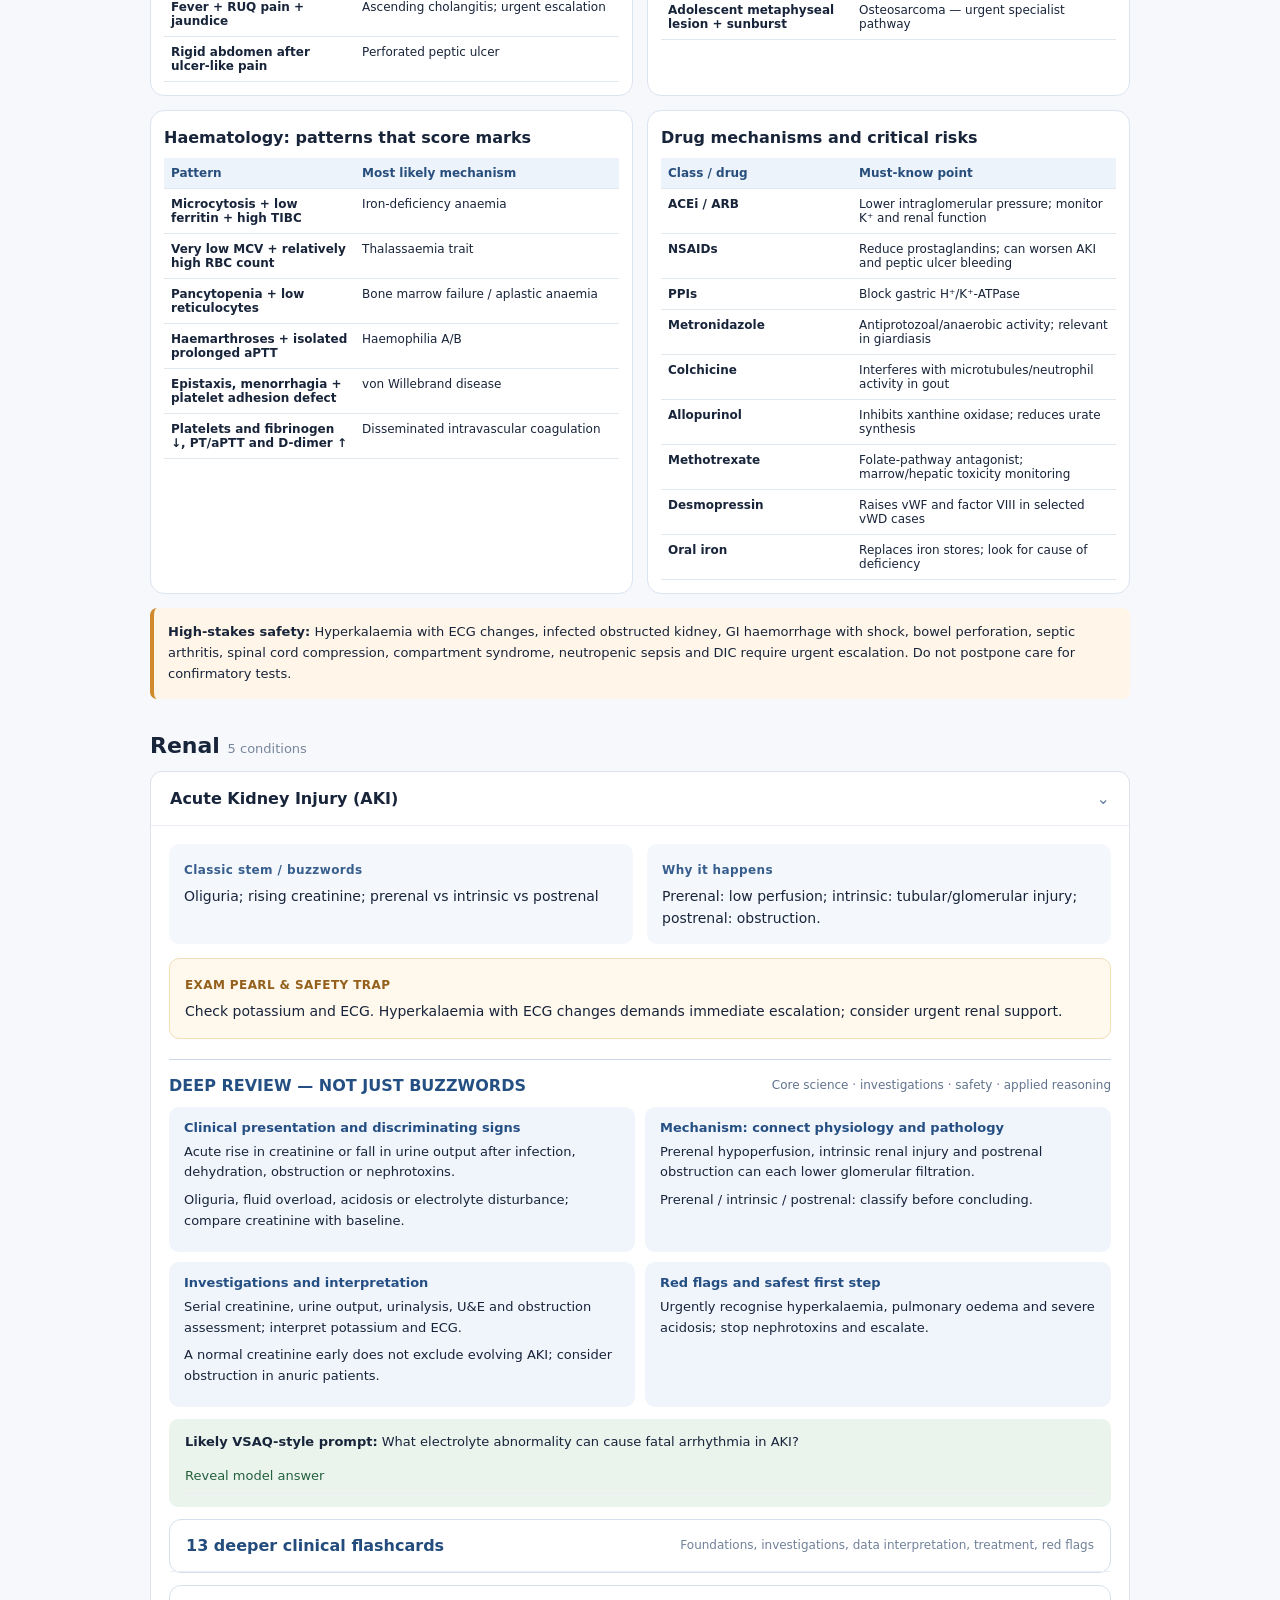
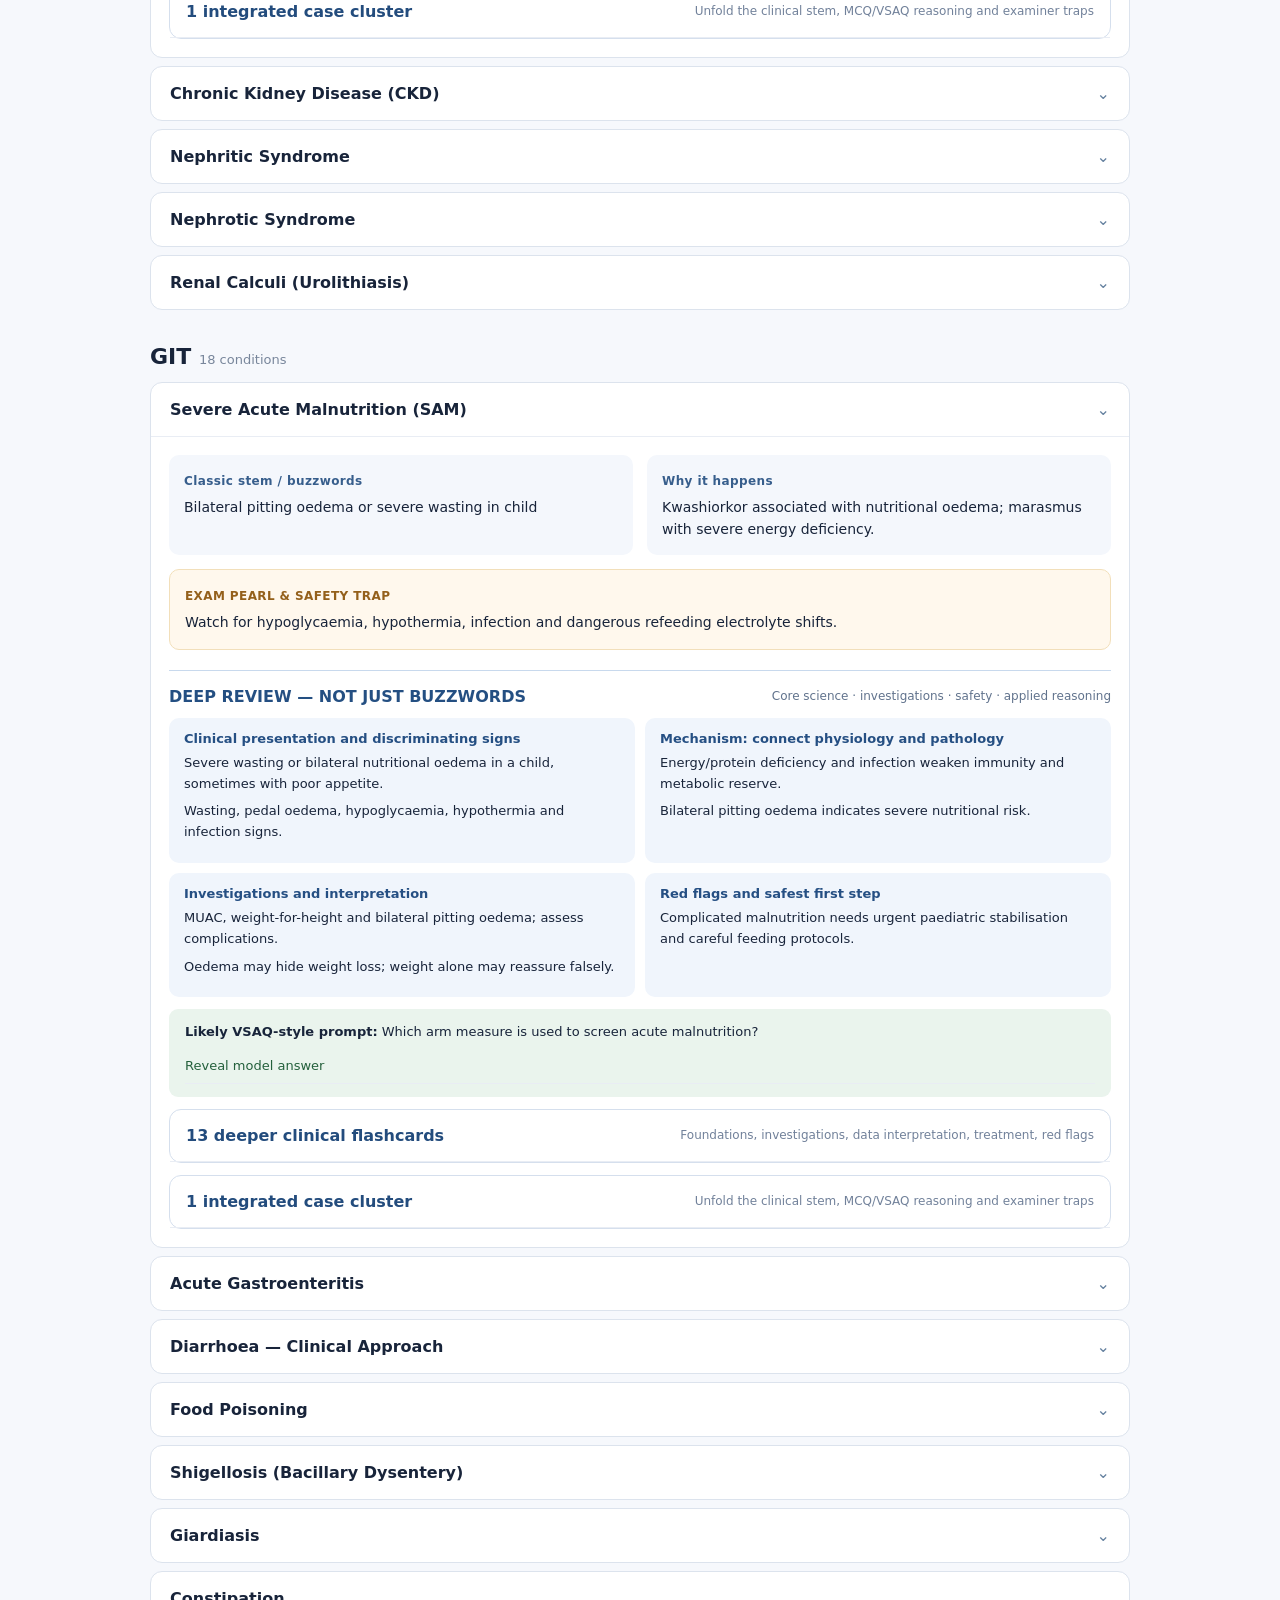
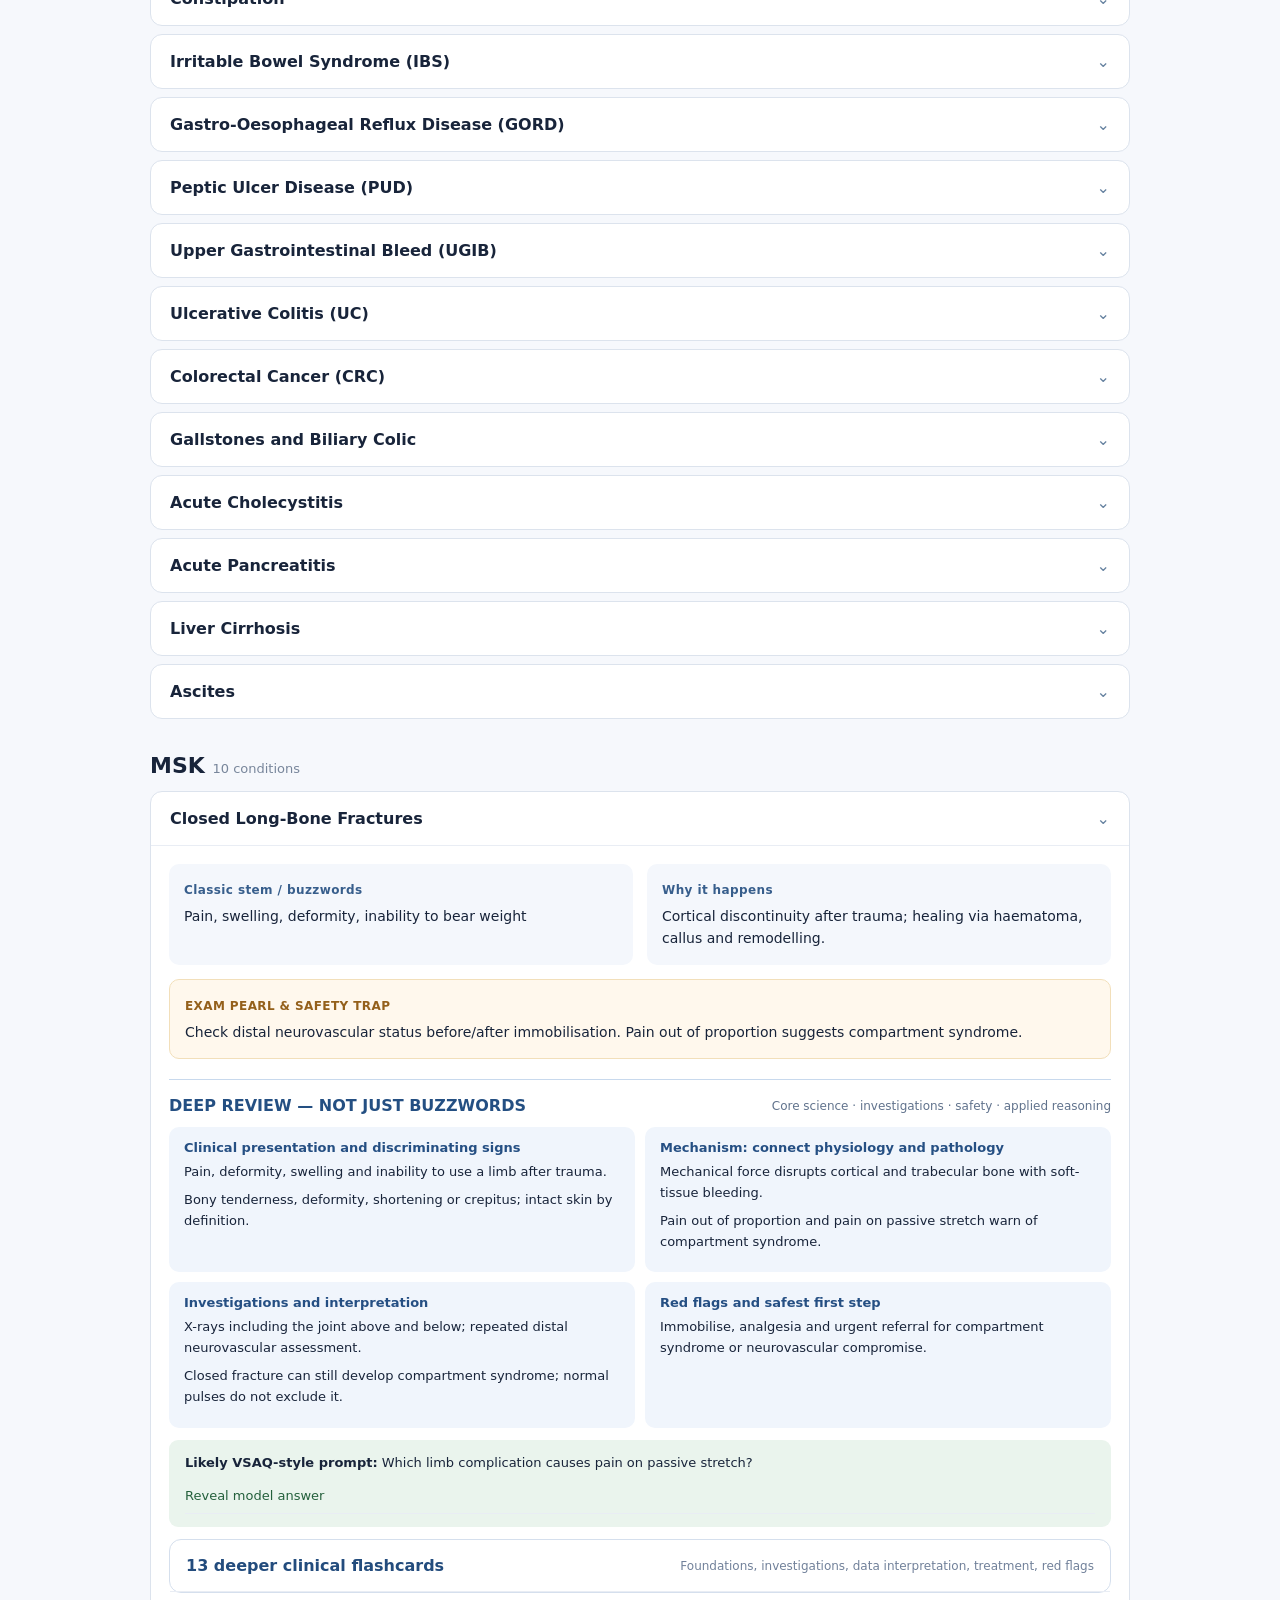
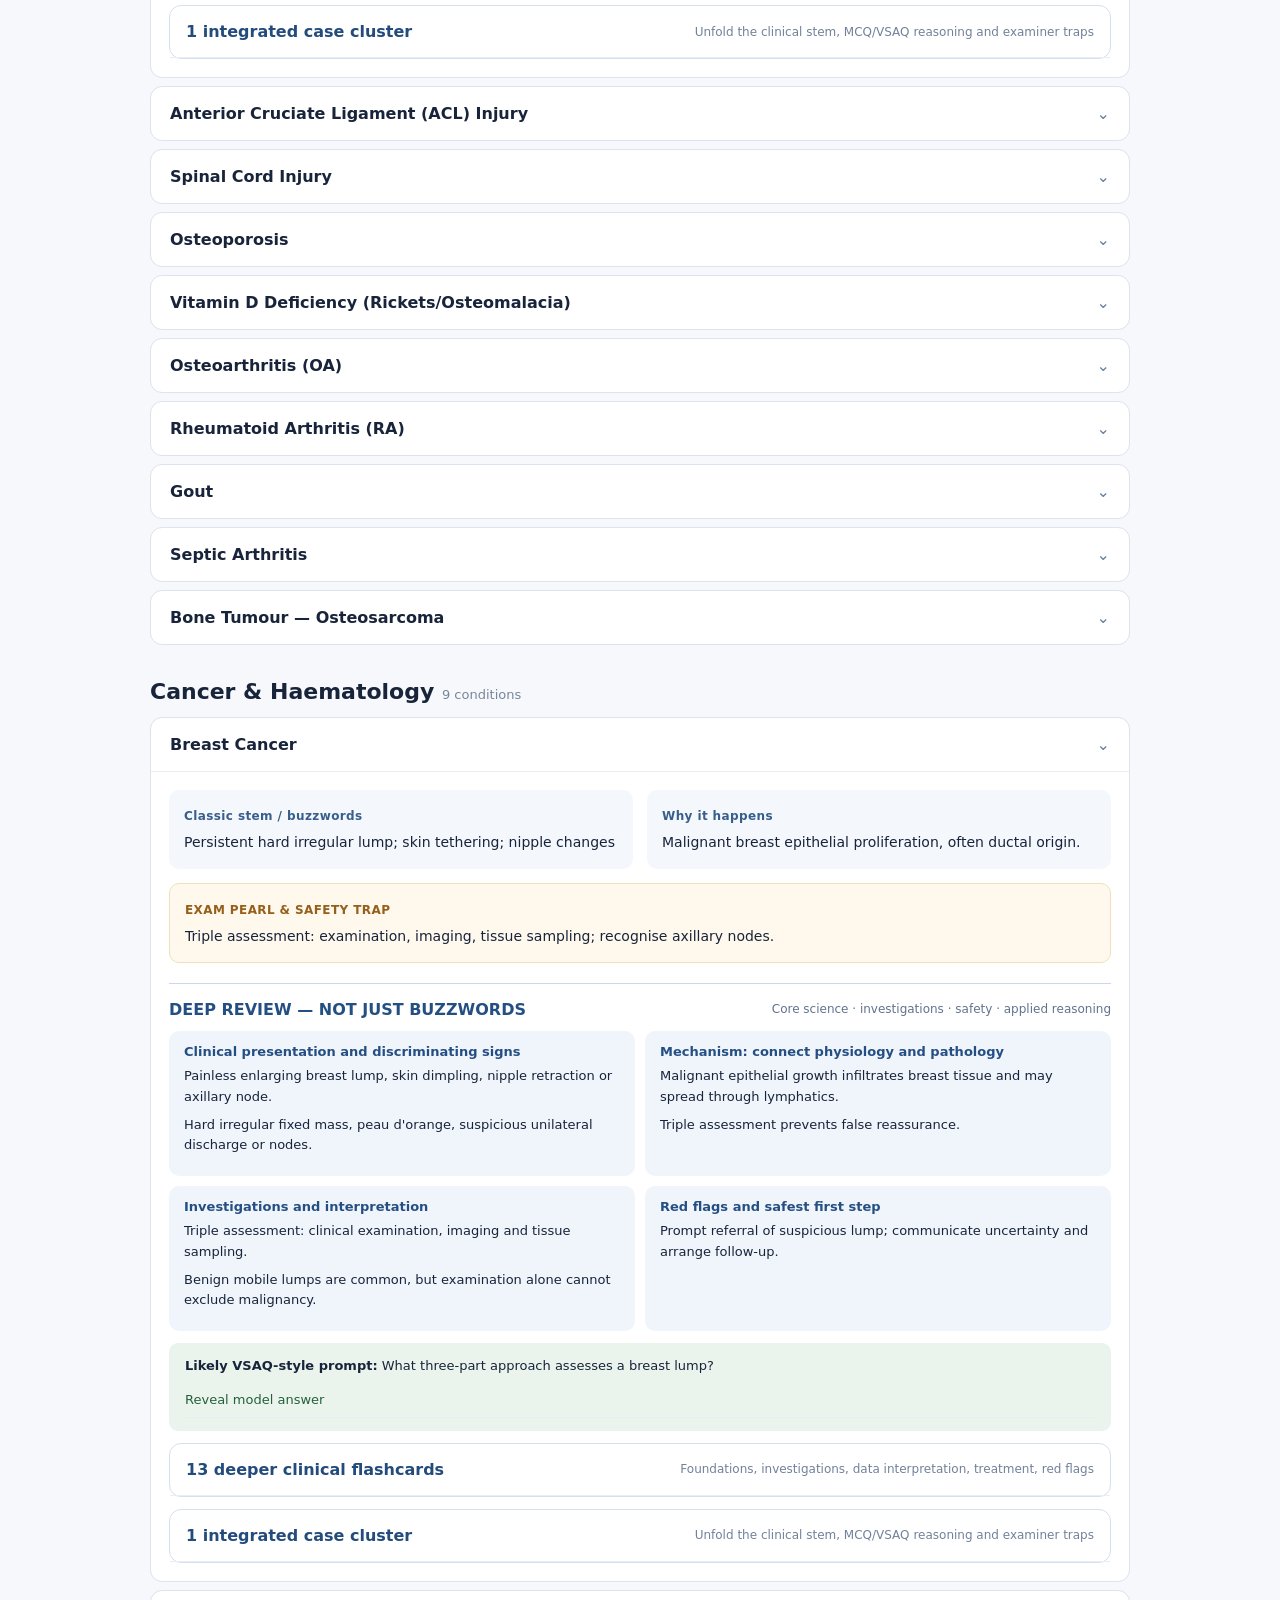
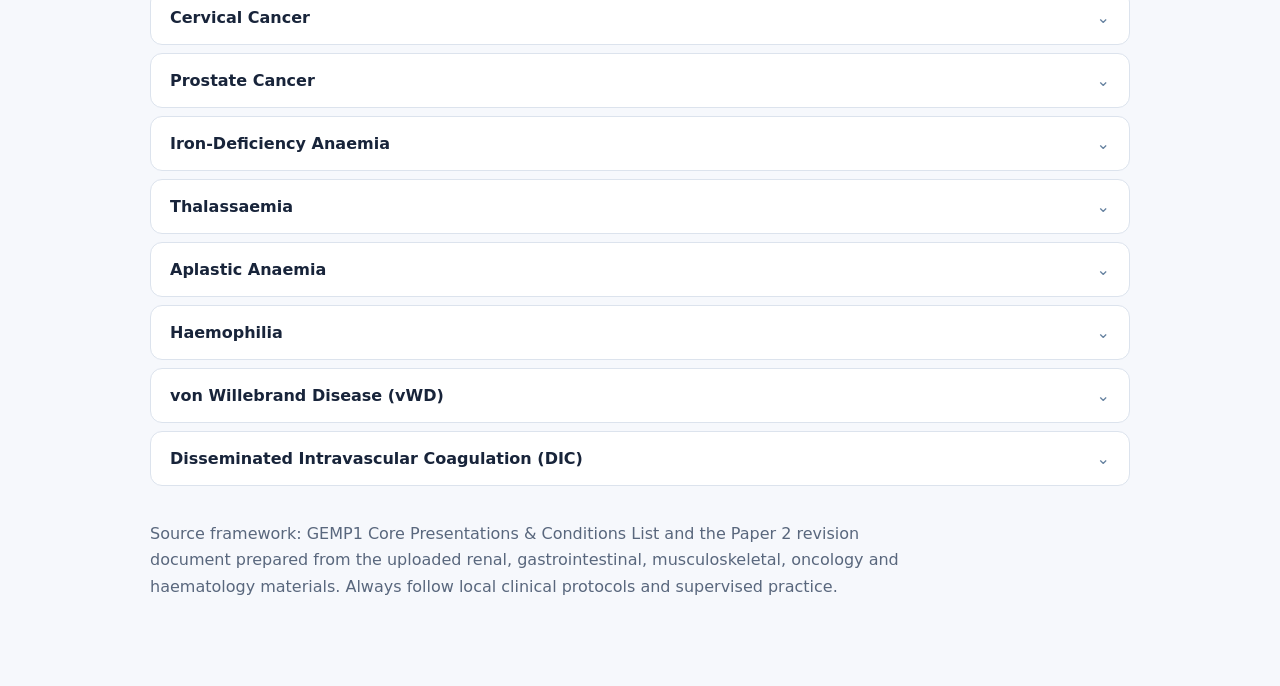
<file: paper2-quick-pearl.html>
<!doctype html><html lang="en"><head><meta charset="utf-8"><meta name="viewport" content="width=device-width,initial-scale=1"><title>Paper 2 Rapid Review Notes | MuaazMed</title><meta name="description" content="Wits GEMP1 Paper 2 rapid-review notes and exam pearls across Renal, GIT, MSK, Cancer and Haematology."><style>:root{font-family:system-ui,-apple-system,'Segoe UI',sans-serif;color:#18243a;background:#f6f8fc}*{box-sizing:border-box}body{margin:0}header{background:#14233d;color:#fff;padding:22px max(20px,calc((100vw - 1020px)/2))}header a{color:#d4e5ff;text-decoration:none}main{max-width:1020px;margin:auto;padding:25px 20px 70px}.eyebrow{font-size:12px;font-weight:800;letter-spacing:1.6px;color:#5170a8;text-transform:uppercase}h1{margin:10px 0 6px;font-size:clamp(28px,4vw,42px)}.subtitle{color:#59677d;max-width:760px;line-height:1.65}.toolbar{background:#fff;border:1px solid #dce3ed;border-radius:14px;padding:15px;position:sticky;top:0;z-index:2;box-shadow:0 5px 24px #14233d0e;display:flex;gap:10px;flex-wrap:wrap}.toolbar input{flex:1;min-width:180px;padding:12px;border:1px solid #cdd6e5;border-radius:10px;font:inherit}.toolbar a{padding:12px;color:#21559e;text-decoration:none;font-size:14px}.group{margin-top:34px}.group h2{font-size:22px;margin:0 0 13px}.group h2 span{font-size:13px;color:#78869b;font-weight:500}.condition{background:white;border:1px solid #dce3ed;border-radius:12px;margin:8px 0;overflow:hidden}.condition summary{cursor:pointer;list-style:none;padding:17px 19px;display:flex;justify-content:space-between;gap:12px;align-items:center}.condition summary::-webkit-details-marker{display:none}.condition[open] summary{border-bottom:1px solid #e9edf4}.chev{color:#64809f}.inside{padding:18px;display:grid;grid-template-columns:1fr 1fr;gap:14px}.item,.pearl{background:#f4f7fc;padding:15px;border-radius:10px}.item strong,.pearl strong{font-size:12px;letter-spacing:.4px;color:#375e8c}.item p,.pearl p{font-size:14px;line-height:1.6;margin:7px 0 0}.pearl{grid-column:1/-1;background:#fff8ed;border:1px solid #f2dfba}.pearl strong{color:#94601b}.note{background:#fff;padding:16px;border-left:3px solid #6385c0;border-radius:6px;line-height:1.6}.hidden{display:none!important}@media(max-width:650px){.inside{grid-template-columns:1fr}.pearl{grid-column:1}}@media print{header,.toolbar{display:none}.condition{break-inside:avoid}.condition .inside{display:grid!important}body{background:white}}
.depth-banner{border:1px solid #b6cde9;background:#eaf2ff;display:flex;gap:12px;flex-wrap:wrap;align-items:center;padding:14px 16px;border-radius:12px;margin:18px 0;font-size:14px}.depth-banner strong{color:#22538b}.depth-banner span{color:#3c5e86}
.exam-ref{margin:27px 0;border-top:1px solid #dce3ed;padding-top:15px}.exam-ref h2{font-size:24px;margin:8px 0}.ref-grid{display:grid;grid-template-columns:repeat(2,minmax(0,1fr));gap:14px}.ref-box{background:white;border:1px solid #dce4f0;border-radius:14px;padding:13px;overflow-x:auto}.ref-box h3{font-size:16px;margin:4px 0 11px}.ref-box table{border-collapse:collapse;font-size:12px;width:100%}.ref-box th{text-align:left;background:#edf3fb;color:#284e7c}.ref-box th,.ref-box td{vertical-align:top;border-bottom:1px solid #e2e8f0;padding:8px 7px}.ref-box td:first-child{width:42%;font-weight:650}.ref-warning{margin-top:14px;padding:14px;background:#fff6e9;border-left:4px solid #ce8a2b;border-radius:7px;font-size:13px;line-height:1.6}
.expanded-notes{grid-column:1/-1;border-top:1px solid #c8d9ed;padding-top:16px;margin-top:6px}.expanded-heading{display:flex;align-items:center;justify-content:space-between;flex-wrap:wrap;gap:8px;margin-bottom:12px;color:#244f82}.expanded-heading small{font-size:12px;color:#61738d}.note-detail-grid{display:grid;grid-template-columns:repeat(2,minmax(0,1fr));gap:10px}.note-detail{border-radius:10px;padding:13px 15px;background:#f0f5fc}.note-detail h4{font-size:13px;margin:0 0 7px;color:#254f83}.note-detail p{font-size:13px;line-height:1.6;margin:7px 0}.deep-vsaq{margin:12px 0;background:#eaf4ed;border-radius:9px;padding:13px 16px;font-size:13px;line-height:1.6}.deep-vsaq details{margin-top:7px}.deep-vsaq summary{padding:6px 0;border:0;cursor:pointer;color:#24603c}.deep-set{margin-top:12px;border:1px solid #d5dfed;border-radius:12px;background:white}.deep-set>summary{display:flex;align-items:center;justify-content:space-between;gap:12px;padding:16px!important;color:#234c7d;flex-wrap:wrap}.deep-set>summary span{font-size:12px;color:#71819a}.quiz-set{display:grid;grid-template-columns:repeat(2,minmax(0,1fr));gap:11px;padding:13px}.quiz-item,.case-q{border:1px solid #e2e8f2;border-radius:10px;padding:13px;background:#f9fbff}.quiz-meta{text-transform:uppercase;letter-spacing:.04em;font-size:10px;color:#6a809d;font-weight:700;margin-bottom:7px}.quiz-item .question{font-size:13px;font-weight:700;line-height:1.5}.quiz-item details,.case-q details{margin-top:8px}.quiz-item details summary,.case-q details summary{font-size:12px;color:#265d9b;padding:7px 0;border:0;font-weight:650}.quiz-item details p,.case-q details p{font-size:13px;line-height:1.55;margin:8px 0}.case-review{padding:15px;border-top:1px solid #e3e9f3}.case-review h4{margin:0 0 8px}.clinical-stem{font-size:13px;line-height:1.7;background:#eff4fb;padding:14px;border-radius:10px;white-space:pre-line}.case-q{margin-top:10px;font-size:13px;line-height:1.6}.choices{margin:8px 0 4px;padding-left:23px}.choices li{padding:3px}.small-muted{font-size:13px;color:#667}.toolbar button{padding:10px 12px;border-radius:8px;border:1px solid #d4e0ef;background:#fff;color:#2c5b8c;cursor:pointer;font:inherit;font-size:13px}
@media(max-width:710px){.ref-grid,.quiz-set,.note-detail-grid{grid-template-columns:1fr}.deep-set>summary span{width:100%}}
@media print{.depth-banner,.toolbar{display:none}.deep-set,.deep-set>summary{break-inside:avoid}.ref-grid{grid-template-columns:1fr}.expanded-notes{display:block}}
</style></head><body><header><a href="index.html#notes">← MuaazMed / Core condition notes</a></header><main><div class="eyebrow">Study Paper 2 · Rapid Review Notes</div><h1>Paper 2 Rapid Review &amp; Exam Pearls</h1><p class="subtitle">42 core-condition sections across Renal, GIT, MSK, Cancer and Haematology. This expanded version now includes core-condition mechanisms, investigations, discriminating results, emergency actions, high-yield data tables, deeper flashcards and full worked clinical case-cluster explanations. Read the detailed sections after each condition’s pearls.</p><p class="note"><b>Scope note:</b> This is an expanded interactive study companion built from the MuaazMed core-condition bank, flashcards and original case explanations. It does not reproduce the full illustrated Word document verbatim. GEMP1's official assessment guidance prioritises undifferentiated presentations, mechanism, data interpretation, red flags and appropriate escalation. These pearls are study aids, not predictions of questions.</p><div class="depth-banner"><strong>Expanded clinical depth</strong><span id="depth-facts">Loading detailed notes, rapid-review cards and clinical clusters…</span></div><div class="toolbar"><input id="q" type="search" aria-label="Search conditions" placeholder="Search a disease, symptom, drug or exam buzzword…"><a href="#g0">Renal</a><a href="#g1">GIT</a><a href="#g2">MSK</a><a href="#g3">Cancer/Haem</a><button id="expand-conditions" type="button">Expand visible conditions</button><span id="count" style="font-size:13px;color:#65738a;align-self:center">42 conditions</span></div>
<section id="deep-start" class="exam-ref">
 <div class="eyebrow">FOUNDATION DATA · DO NOT SKIP</div>
 <h2>High-yield interpretation tables</h2>
 <p class="subtitle">Before the 42 condition reviews, revise these numbers, discriminators and emergency triggers. Each condition now includes deeper notes, flashcards and integrated case explanations.</p>
 <div class="ref-grid">
 <div class="ref-box"><h3>Renal: results and actions</h3><table><tr><th>Result</th><th>Recognise / prioritise</th></tr>
 <tr><td>AKI: creatinine rise ≥26.5 µmol/L in 48h, or ≥1.5× baseline in 7d</td><td>Check K⁺/ECG, volume status, nephrotoxins and obstruction; trend urine output</td></tr>
 <tr><td>CKD: eGFR &lt;60 or persistent kidney damage ≥3 months</td><td>Check ACR, BP, anaemia, mineral-bone profile; chronicity matters</td></tr>
 <tr><td>ACR A1 &lt;3; A2 3–30; A3 &gt;30 mg/mmol</td><td>Rising albuminuria increases renal and cardiovascular risk</td></tr>
 <tr><td>RBC casts + haematuria + hypertension</td><td>Nephritic glomerular inflammation</td></tr>
 <tr><td>Proteinuria &gt;3.5 g/day + low albumin + oedema</td><td>Nephrotic syndrome; consider thrombosis</td></tr>
 <tr><td>Muddy brown granular casts</td><td>Acute tubular injury</td></tr>
 <tr><td>Fever + ureteric obstruction</td><td>Infected obstructed system: urgent urology</td></tr></table></div>
 <div class="ref-box"><h3>GIT: urgent lab interpretation</h3><table><tr><th>Result</th><th>Recognise / prioritise</th></tr>
 <tr><td>Lipase ≥3× upper limit + typical pain</td><td>Acute pancreatitis (2 of 3 diagnostic criteria)</td></tr>
 <tr><td>ALP/GGT/direct bilirubin predominant</td><td>Cholestasis / biliary obstruction</td></tr>
 <tr><td>ALT/AST predominant</td><td>Hepatocellular injury pattern</td></tr>
 <tr><td>Albumin ↓ and INR ↑</td><td>Possible impaired hepatic synthesis</td></tr>
 <tr><td>SAAG ≥11 g/L</td><td>Ascites from portal hypertension physiology</td></tr>
 <tr><td>Ascitic PMN ≥250/µL</td><td>Consider spontaneous bacterial peritonitis</td></tr>
 <tr><td>Haematemesis/melaena + tachycardia</td><td>Suspect upper-GI haemorrhage; ABCDE and urgent review</td></tr></table></div>
 <div class="ref-box"><h3>GI disorders: discriminate quickly</h3><table><tr><th>Clinical clue</th><th>Most useful association</th></tr>
 <tr><td>Bloody diarrhoea + tenesmus</td><td>Shigellosis / invasive colitis</td></tr>
 <tr><td>Greasy foul-smelling diarrhoea + untreated water</td><td>Giardiasis and malabsorption</td></tr>
 <tr><td>Painless diarrhoea worsened by food vs persists fasting</td><td>Osmotic vs secretory mechanism</td></tr>
 <tr><td>Recurrent pain linked to defecation without alarm features</td><td>IBS; exclude red flags</td></tr>
 <tr><td>Continuous colonic disease from rectum</td><td>Ulcerative colitis</td></tr>
 <tr><td>Fever + RUQ pain + jaundice</td><td>Ascending cholangitis; urgent escalation</td></tr>
 <tr><td>Rigid abdomen after ulcer-like pain</td><td>Perforated peptic ulcer</td></tr></table></div>
 <div class="ref-box"><h3>MSK: exam and emergency pairs</h3><table><tr><th>Stem finding</th><th>What it points to</th></tr>
 <tr><td>Rapidly painful, hot, immobile joint</td><td>Septic arthritis until excluded; aspirate urgently</td></tr>
 <tr><td>Needle-shaped negatively birefringent crystals</td><td>Monosodium urate / gout</td></tr>
 <tr><td>Symmetric MCP/PIP pain + morning stiffness</td><td>Inflammatory rheumatoid arthritis</td></tr>
 <tr><td>Mechanical knee/hip/DIP pain + osteophytes</td><td>Osteoarthritis</td></tr>
 <tr><td>DEXA T-score ≤−2.5</td><td>Osteoporosis</td></tr>
 <tr><td>Post-fracture pain out of proportion + tense compartment</td><td>Compartment syndrome (pulses may persist)</td></tr>
 <tr><td>Adolescent metaphyseal lesion + sunburst</td><td>Osteosarcoma — urgent specialist pathway</td></tr></table></div>
 <div class="ref-box"><h3>Haematology: patterns that score marks</h3><table><tr><th>Pattern</th><th>Most likely mechanism</th></tr>
 <tr><td>Microcytosis + low ferritin + high TIBC</td><td>Iron-deficiency anaemia</td></tr>
 <tr><td>Very low MCV + relatively high RBC count</td><td>Thalassaemia trait</td></tr>
 <tr><td>Pancytopenia + low reticulocytes</td><td>Bone marrow failure / aplastic anaemia</td></tr>
 <tr><td>Haemarthroses + isolated prolonged aPTT</td><td>Haemophilia A/B</td></tr>
 <tr><td>Epistaxis, menorrhagia + platelet adhesion defect</td><td>von Willebrand disease</td></tr>
 <tr><td>Platelets and fibrinogen ↓, PT/aPTT and D-dimer ↑</td><td>Disseminated intravascular coagulation</td></tr></table></div>
 <div class="ref-box"><h3>Drug mechanisms and critical risks</h3><table><tr><th>Class / drug</th><th>Must-know point</th></tr>
 <tr><td>ACEi / ARB</td><td>Lower intraglomerular pressure; monitor K⁺ and renal function</td></tr>
 <tr><td>NSAIDs</td><td>Reduce prostaglandins; can worsen AKI and peptic ulcer bleeding</td></tr>
 <tr><td>PPIs</td><td>Block gastric H⁺/K⁺-ATPase</td></tr>
 <tr><td>Metronidazole</td><td>Antiprotozoal/anaerobic activity; relevant in giardiasis</td></tr>
 <tr><td>Colchicine</td><td>Interferes with microtubules/neutrophil activity in gout</td></tr>
 <tr><td>Allopurinol</td><td>Inhibits xanthine oxidase; reduces urate synthesis</td></tr>
 <tr><td>Methotrexate</td><td>Folate-pathway antagonist; marrow/hepatic toxicity monitoring</td></tr>
 <tr><td>Desmopressin</td><td>Raises vWF and factor VIII in selected vWD cases</td></tr>
 <tr><td>Oral iron</td><td>Replaces iron stores; look for cause of deficiency</td></tr></table></div>
 </div>
 <div class="ref-warning"><b>High-stakes safety:</b> Hyperkalaemia with ECG changes, infected obstructed kidney, GI haemorrhage with shock, bowel perforation, septic arthritis, spinal cord compression, compartment syndrome, neutropenic sepsis and DIC require urgent escalation. Do not postpone care for confirmatory tests.</div>
</section><section class="group" id="g0"><h2>Renal <span>5 conditions</span></h2><details class="condition" open data-search="renal acute kidney injury (aki) oliguria; rising creatinine; prerenal vs intrinsic vs postrenal prerenal: low perfusion; intrinsic: tubular/glomerular injury; postrenal: obstruction. check potassium and ecg. hyperkalaemia with ecg changes demands immediate escalation; consider urgent renal support."><summary><b>Acute Kidney Injury (AKI)</b><span class="chev">⌄</span></summary><div class="inside"><div class="item"><strong>Classic stem / buzzwords</strong><p>Oliguria; rising creatinine; prerenal vs intrinsic vs postrenal</p></div><div class="item"><strong>Why it happens</strong><p>Prerenal: low perfusion; intrinsic: tubular/glomerular injury; postrenal: obstruction.</p></div><div class="pearl"><strong>EXAM PEARL &amp; SAFETY TRAP</strong><p>Check potassium and ECG. Hyperkalaemia with ECG changes demands immediate escalation; consider urgent renal support.</p></div></div></details><details class="condition"  data-search="renal chronic kidney disease (ckd) abnormal kidney function or structure ≥3 months; anaemia; bone disease reduced epo → anaemia; reduced calcitriol and phosphate retention → secondary hyperparathyroidism. calculate egfr and urine acr; beware nephrotoxins and adjust drugs to kidney function."><summary><b>Chronic Kidney Disease (CKD)</b><span class="chev">⌄</span></summary><div class="inside"><div class="item"><strong>Classic stem / buzzwords</strong><p>Abnormal kidney function or structure ≥3 months; anaemia; bone disease</p></div><div class="item"><strong>Why it happens</strong><p>Reduced EPO → anaemia; reduced calcitriol and phosphate retention → secondary hyperparathyroidism.</p></div><div class="pearl"><strong>EXAM PEARL &amp; SAFETY TRAP</strong><p>Calculate eGFR and urine ACR; beware nephrotoxins and adjust drugs to kidney function.</p></div></div></details><details class="condition"  data-search="renal nephritic syndrome cola-coloured urine; hypertension; oliguria; rbc casts inflamed glomeruli leak red cells while reduced filtration causes salt/water retention. think post-infectious gn, lupus, iga nephropathy; check complement and renal function."><summary><b>Nephritic Syndrome</b><span class="chev">⌄</span></summary><div class="inside"><div class="item"><strong>Classic stem / buzzwords</strong><p>Cola-coloured urine; hypertension; oliguria; RBC casts</p></div><div class="item"><strong>Why it happens</strong><p>Inflamed glomeruli leak red cells while reduced filtration causes salt/water retention.</p></div><div class="pearl"><strong>EXAM PEARL &amp; SAFETY TRAP</strong><p>Think post-infectious GN, lupus, IgA nephropathy; check complement and renal function.</p></div></div></details><details class="condition"  data-search="renal nephrotic syndrome massive proteinuria; oedema; hypoalbuminaemia; hyperlipidaemia podocyte/filtration-barrier damage → protein loss, decreased plasma oncotic pressure. protein loss includes antithrombin: thrombosis risk. screen urine protein and renal function."><summary><b>Nephrotic Syndrome</b><span class="chev">⌄</span></summary><div class="inside"><div class="item"><strong>Classic stem / buzzwords</strong><p>Massive proteinuria; oedema; hypoalbuminaemia; hyperlipidaemia</p></div><div class="item"><strong>Why it happens</strong><p>Podocyte/filtration-barrier damage → protein loss, decreased plasma oncotic pressure.</p></div><div class="pearl"><strong>EXAM PEARL &amp; SAFETY TRAP</strong><p>Protein loss includes antithrombin: thrombosis risk. Screen urine protein and renal function.</p></div></div></details><details class="condition"  data-search="renal renal calculi (urolithiasis) colicky loin-to-groin pain; haematuria; restlessness stone causes intermittent ureteric obstruction and smooth muscle spasm. fever + obstructed urinary tract = infected obstruction/emergency. noncontrast ct is highly useful."><summary><b>Renal Calculi (Urolithiasis)</b><span class="chev">⌄</span></summary><div class="inside"><div class="item"><strong>Classic stem / buzzwords</strong><p>Colicky loin-to-groin pain; haematuria; restlessness</p></div><div class="item"><strong>Why it happens</strong><p>Stone causes intermittent ureteric obstruction and smooth muscle spasm.</p></div><div class="pearl"><strong>EXAM PEARL &amp; SAFETY TRAP</strong><p>Fever + obstructed urinary tract = infected obstruction/emergency. Noncontrast CT is highly useful.</p></div></div></details></section><section class="group" id="g1"><h2>GIT <span>18 conditions</span></h2><details class="condition" open data-search="git severe acute malnutrition (sam) bilateral pitting oedema or severe wasting in child kwashiorkor associated with nutritional oedema; marasmus with severe energy deficiency. watch for hypoglycaemia, hypothermia, infection and dangerous refeeding electrolyte shifts."><summary><b>Severe Acute Malnutrition (SAM)</b><span class="chev">⌄</span></summary><div class="inside"><div class="item"><strong>Classic stem / buzzwords</strong><p>Bilateral pitting oedema or severe wasting in child</p></div><div class="item"><strong>Why it happens</strong><p>Kwashiorkor associated with nutritional oedema; marasmus with severe energy deficiency.</p></div><div class="pearl"><strong>EXAM PEARL &amp; SAFETY TRAP</strong><p>Watch for hypoglycaemia, hypothermia, infection and dangerous refeeding electrolyte shifts.</p></div></div></details><details class="condition"  data-search="git acute gastroenteritis acute vomiting and diarrhoea; dehydration intestinal infection alters absorption and secretion; fluid and electrolyte losses dominate risk. prioritise dehydration severity, oral rehydration when safe, iv fluids for shock."><summary><b>Acute Gastroenteritis</b><span class="chev">⌄</span></summary><div class="inside"><div class="item"><strong>Classic stem / buzzwords</strong><p>Acute vomiting and diarrhoea; dehydration</p></div><div class="item"><strong>Why it happens</strong><p>Intestinal infection alters absorption and secretion; fluid and electrolyte losses dominate risk.</p></div><div class="pearl"><strong>EXAM PEARL &amp; SAFETY TRAP</strong><p>Prioritise dehydration severity, oral rehydration when safe, IV fluids for shock.</p></div></div></details><details class="condition"  data-search="git diarrhoea — clinical approach watery vs bloody vs fatty diarrhoea; acute vs chronic secretory diarrhoea persists with fasting; osmotic diarrhoea often improves with fasting. blood/fever/severe pain = inflammatory cause; persistent weight loss is an alarm sign."><summary><b>Diarrhoea — Clinical Approach</b><span class="chev">⌄</span></summary><div class="inside"><div class="item"><strong>Classic stem / buzzwords</strong><p>Watery vs bloody vs fatty diarrhoea; acute vs chronic</p></div><div class="item"><strong>Why it happens</strong><p>Secretory diarrhoea persists with fasting; osmotic diarrhoea often improves with fasting.</p></div><div class="pearl"><strong>EXAM PEARL &amp; SAFETY TRAP</strong><p>Blood/fever/severe pain = inflammatory cause; persistent weight loss is an alarm sign.</p></div></div></details><details class="condition"  data-search="git food poisoning rapid vomiting after meal; food exposure cluster preformed toxins cause short-incubation vomiting; invasive organisms cause inflammation. staphylococcus aureus and bacillus cereus are classic preformed-toxin clues; hydrate first."><summary><b>Food Poisoning</b><span class="chev">⌄</span></summary><div class="inside"><div class="item"><strong>Classic stem / buzzwords</strong><p>Rapid vomiting after meal; food exposure cluster</p></div><div class="item"><strong>Why it happens</strong><p>Preformed toxins cause short-incubation vomiting; invasive organisms cause inflammation.</p></div><div class="pearl"><strong>EXAM PEARL &amp; SAFETY TRAP</strong><p>Staphylococcus aureus and Bacillus cereus are classic preformed-toxin clues; hydrate first.</p></div></div></details><details class="condition"  data-search="git shigellosis (bacillary dysentery) fever; tenesmus; frequent small-volume bloody stools shigella invades colonic mucosa causing inflammatory dysentery. recognise dehydration and hus-associated complications; stool testing and infection control."><summary><b>Shigellosis (Bacillary Dysentery)</b><span class="chev">⌄</span></summary><div class="inside"><div class="item"><strong>Classic stem / buzzwords</strong><p>Fever; tenesmus; frequent small-volume bloody stools</p></div><div class="item"><strong>Why it happens</strong><p>Shigella invades colonic mucosa causing inflammatory dysentery.</p></div><div class="pearl"><strong>EXAM PEARL &amp; SAFETY TRAP</strong><p>Recognise dehydration and HUS-associated complications; stool testing and infection control.</p></div></div></details><details class="condition"  data-search="git giardiasis foul-smelling greasy diarrhoea; bloating; camping/untreated water giardia attaches to proximal small-bowel mucosa → malabsorption. stool antigen or pcr testing; consider metronidazole/tinidazole under guidelines."><summary><b>Giardiasis</b><span class="chev">⌄</span></summary><div class="inside"><div class="item"><strong>Classic stem / buzzwords</strong><p>Foul-smelling greasy diarrhoea; bloating; camping/untreated water</p></div><div class="item"><strong>Why it happens</strong><p>Giardia attaches to proximal small-bowel mucosa → malabsorption.</p></div><div class="pearl"><strong>EXAM PEARL &amp; SAFETY TRAP</strong><p>Stool antigen or PCR testing; consider metronidazole/tinidazole under guidelines.</p></div></div></details><details class="condition"  data-search="git constipation infrequent hard stool; straining; opioid/iron use slow transit or pelvic-floor dysfunction; medications and endocrine illness may contribute. obstruction signs, bleeding and weight loss demand further assessment."><summary><b>Constipation</b><span class="chev">⌄</span></summary><div class="inside"><div class="item"><strong>Classic stem / buzzwords</strong><p>Infrequent hard stool; straining; opioid/iron use</p></div><div class="item"><strong>Why it happens</strong><p>Slow transit or pelvic-floor dysfunction; medications and endocrine illness may contribute.</p></div><div class="pearl"><strong>EXAM PEARL &amp; SAFETY TRAP</strong><p>Obstruction signs, bleeding and weight loss demand further assessment.</p></div></div></details><details class="condition"  data-search="git irritable bowel syndrome (ibs) recurrent abdominal pain associated with defecation or stool change disorder of gut–brain interaction, without structural inflammation on routine tests. nocturnal diarrhoea, gi bleeding, anaemia and weight loss are alarm features, not typical ibs."><summary><b>Irritable Bowel Syndrome (IBS)</b><span class="chev">⌄</span></summary><div class="inside"><div class="item"><strong>Classic stem / buzzwords</strong><p>Recurrent abdominal pain associated with defecation or stool change</p></div><div class="item"><strong>Why it happens</strong><p>Disorder of gut–brain interaction, without structural inflammation on routine tests.</p></div><div class="pearl"><strong>EXAM PEARL &amp; SAFETY TRAP</strong><p>Nocturnal diarrhoea, GI bleeding, anaemia and weight loss are alarm features, not typical IBS.</p></div></div></details><details class="condition"  data-search="git gastro-oesophageal reflux disease (gord) heartburn and acid regurgitation; worse lying down transient lower oesophageal sphincter relaxation permits acid reflux. dysphagia, bleeding, weight loss and persistent vomiting are alarm features; ppis inhibit h+/k+-atpase."><summary><b>Gastro-Oesophageal Reflux Disease (GORD)</b><span class="chev">⌄</span></summary><div class="inside"><div class="item"><strong>Classic stem / buzzwords</strong><p>Heartburn and acid regurgitation; worse lying down</p></div><div class="item"><strong>Why it happens</strong><p>Transient lower oesophageal sphincter relaxation permits acid reflux.</p></div><div class="pearl"><strong>EXAM PEARL &amp; SAFETY TRAP</strong><p>Dysphagia, bleeding, weight loss and persistent vomiting are alarm features; PPIs inhibit H+/K+-ATPase.</p></div></div></details><details class="condition"  data-search="git peptic ulcer disease (pud) epigastric pain; h. pylori; nsaids acid–mucosal defence imbalance; nsaids decrease protective prostaglandins. sudden rigid abdomen suggests perforation; test and treat h. pylori appropriately."><summary><b>Peptic Ulcer Disease (PUD)</b><span class="chev">⌄</span></summary><div class="inside"><div class="item"><strong>Classic stem / buzzwords</strong><p>Epigastric pain; H. pylori; NSAIDs</p></div><div class="item"><strong>Why it happens</strong><p>Acid–mucosal defence imbalance; NSAIDs decrease protective prostaglandins.</p></div><div class="pearl"><strong>EXAM PEARL &amp; SAFETY TRAP</strong><p>Sudden rigid abdomen suggests perforation; test and treat H. pylori appropriately.</p></div></div></details><details class="condition"  data-search="git upper gastrointestinal bleed (ugib) haematemesis; melaena; tachycardia; hypotension pud, varices and erosions cause proximal gastrointestinal blood loss. assess abcs, haemodynamic stability and urgent endoscopic need; blood pressure may initially be preserved."><summary><b>Upper Gastrointestinal Bleed (UGIB)</b><span class="chev">⌄</span></summary><div class="inside"><div class="item"><strong>Classic stem / buzzwords</strong><p>Haematemesis; melaena; tachycardia; hypotension</p></div><div class="item"><strong>Why it happens</strong><p>PUD, varices and erosions cause proximal gastrointestinal blood loss.</p></div><div class="pearl"><strong>EXAM PEARL &amp; SAFETY TRAP</strong><p>Assess ABCs, haemodynamic stability and urgent endoscopic need; blood pressure may initially be preserved.</p></div></div></details><details class="condition"  data-search="git ulcerative colitis (uc) bloody diarrhoea; urgency; continuous disease from rectum mucosal colonic inflammation; crypt abscesses; no skip lesions. toxic megacolon and colorectal cancer are complications; distinguish from transmural crohn disease."><summary><b>Ulcerative Colitis (UC)</b><span class="chev">⌄</span></summary><div class="inside"><div class="item"><strong>Classic stem / buzzwords</strong><p>Bloody diarrhoea; urgency; continuous disease from rectum</p></div><div class="item"><strong>Why it happens</strong><p>Mucosal colonic inflammation; crypt abscesses; no skip lesions.</p></div><div class="pearl"><strong>EXAM PEARL &amp; SAFETY TRAP</strong><p>Toxic megacolon and colorectal cancer are complications; distinguish from transmural Crohn disease.</p></div></div></details><details class="condition"  data-search="git colorectal cancer (crc) change in bowel habit; iron deficiency; rectal bleeding; weight loss adenoma–carcinoma progression or mismatch-repair defects. right-sided disease often causes occult bleeding/anaemia; left-sided may obstruct."><summary><b>Colorectal Cancer (CRC)</b><span class="chev">⌄</span></summary><div class="inside"><div class="item"><strong>Classic stem / buzzwords</strong><p>Change in bowel habit; iron deficiency; rectal bleeding; weight loss</p></div><div class="item"><strong>Why it happens</strong><p>Adenoma–carcinoma progression or mismatch-repair defects.</p></div><div class="pearl"><strong>EXAM PEARL &amp; SAFETY TRAP</strong><p>Right-sided disease often causes occult bleeding/anaemia; left-sided may obstruct.</p></div></div></details><details class="condition"  data-search="git gallstones and biliary colic postprandial episodic right-upper-quadrant pain, no sustained fever transient cystic-duct obstruction produces biliary colic. persistent fever/jaundice suggests complication; ultrasonography first-line for gallstones."><summary><b>Gallstones and Biliary Colic</b><span class="chev">⌄</span></summary><div class="inside"><div class="item"><strong>Classic stem / buzzwords</strong><p>Postprandial episodic right-upper-quadrant pain, no sustained fever</p></div><div class="item"><strong>Why it happens</strong><p>Transient cystic-duct obstruction produces biliary colic.</p></div><div class="pearl"><strong>EXAM PEARL &amp; SAFETY TRAP</strong><p>Persistent fever/jaundice suggests complication; ultrasonography first-line for gallstones.</p></div></div></details><details class="condition"  data-search="git acute cholecystitis ruq pain &gt;6h; fever; positive murphy sign persistent cystic-duct obstruction causes gallbladder inflammation. look for wall thickening/pericholecystic fluid; urgent assessment for sepsis or perforation."><summary><b>Acute Cholecystitis</b><span class="chev">⌄</span></summary><div class="inside"><div class="item"><strong>Classic stem / buzzwords</strong><p>RUQ pain &gt;6h; fever; positive Murphy sign</p></div><div class="item"><strong>Why it happens</strong><p>Persistent cystic-duct obstruction causes gallbladder inflammation.</p></div><div class="pearl"><strong>EXAM PEARL &amp; SAFETY TRAP</strong><p>Look for wall thickening/pericholecystic fluid; urgent assessment for sepsis or perforation.</p></div></div></details><details class="condition"  data-search="git acute pancreatitis severe epigastric pain radiating to back; vomiting premature pancreatic enzyme activation drives autodigestion and inflammation. gallstones/alcohol are major causes; lipase ≥3× uln supports diagnosis; watch organ failure."><summary><b>Acute Pancreatitis</b><span class="chev">⌄</span></summary><div class="inside"><div class="item"><strong>Classic stem / buzzwords</strong><p>Severe epigastric pain radiating to back; vomiting</p></div><div class="item"><strong>Why it happens</strong><p>Premature pancreatic enzyme activation drives autodigestion and inflammation.</p></div><div class="pearl"><strong>EXAM PEARL &amp; SAFETY TRAP</strong><p>Gallstones/alcohol are major causes; lipase ≥3× ULN supports diagnosis; watch organ failure.</p></div></div></details><details class="condition"  data-search="git liver cirrhosis ascites; spider naevi; varices; jaundice fibrosis and regenerative nodules increase portal resistance and impair hepatic synthesis. low albumin and prolonged inr signal synthetic dysfunction; variceal bleed and encephalopathy are emergencies."><summary><b>Liver Cirrhosis</b><span class="chev">⌄</span></summary><div class="inside"><div class="item"><strong>Classic stem / buzzwords</strong><p>Ascites; spider naevi; varices; jaundice</p></div><div class="item"><strong>Why it happens</strong><p>Fibrosis and regenerative nodules increase portal resistance and impair hepatic synthesis.</p></div><div class="pearl"><strong>EXAM PEARL &amp; SAFETY TRAP</strong><p>Low albumin and prolonged INR signal synthetic dysfunction; variceal bleed and encephalopathy are emergencies.</p></div></div></details><details class="condition"  data-search="git ascites shifting dullness; fluid wave; abdominal distension portal hypertension and sodium retention commonly cause cirrhotic ascites. diagnostic paracentesis for new/worsening ascites; neutrophils ≥250/µl suggests sbp."><summary><b>Ascites</b><span class="chev">⌄</span></summary><div class="inside"><div class="item"><strong>Classic stem / buzzwords</strong><p>Shifting dullness; fluid wave; abdominal distension</p></div><div class="item"><strong>Why it happens</strong><p>Portal hypertension and sodium retention commonly cause cirrhotic ascites.</p></div><div class="pearl"><strong>EXAM PEARL &amp; SAFETY TRAP</strong><p>Diagnostic paracentesis for new/worsening ascites; neutrophils ≥250/µL suggests SBP.</p></div></div></details></section><section class="group" id="g2"><h2>MSK <span>10 conditions</span></h2><details class="condition" open data-search="msk closed long-bone fractures pain, swelling, deformity, inability to bear weight cortical discontinuity after trauma; healing via haematoma, callus and remodelling. check distal neurovascular status before/after immobilisation. pain out of proportion suggests compartment syndrome."><summary><b>Closed Long-Bone Fractures</b><span class="chev">⌄</span></summary><div class="inside"><div class="item"><strong>Classic stem / buzzwords</strong><p>Pain, swelling, deformity, inability to bear weight</p></div><div class="item"><strong>Why it happens</strong><p>Cortical discontinuity after trauma; healing via haematoma, callus and remodelling.</p></div><div class="pearl"><strong>EXAM PEARL &amp; SAFETY TRAP</strong><p>Check distal neurovascular status before/after immobilisation. Pain out of proportion suggests compartment syndrome.</p></div></div></details><details class="condition"  data-search="msk anterior cruciate ligament (acl) injury twisting injury; pop; rapid haemarthrosis; instability anterior tibial translation and rotational control are impaired. lachman test supports diagnosis; assess associated meniscal injury."><summary><b>Anterior Cruciate Ligament (ACL) Injury</b><span class="chev">⌄</span></summary><div class="inside"><div class="item"><strong>Classic stem / buzzwords</strong><p>Twisting injury; pop; rapid haemarthrosis; instability</p></div><div class="item"><strong>Why it happens</strong><p>Anterior tibial translation and rotational control are impaired.</p></div><div class="pearl"><strong>EXAM PEARL &amp; SAFETY TRAP</strong><p>Lachman test supports diagnosis; assess associated meniscal injury.</p></div></div></details><details class="condition"  data-search="msk spinal cord injury trauma; weakness/sensory loss; bladder dysfunction cord damage interrupts motor, sensory and autonomic pathways. immobilise appropriately and urgently escalate; distinguish neurogenic from spinal shock."><summary><b>Spinal Cord Injury</b><span class="chev">⌄</span></summary><div class="inside"><div class="item"><strong>Classic stem / buzzwords</strong><p>Trauma; weakness/sensory loss; bladder dysfunction</p></div><div class="item"><strong>Why it happens</strong><p>Cord damage interrupts motor, sensory and autonomic pathways.</p></div><div class="pearl"><strong>EXAM PEARL &amp; SAFETY TRAP</strong><p>Immobilise appropriately and urgently escalate; distinguish neurogenic from spinal shock.</p></div></div></details><details class="condition"  data-search="msk osteoporosis fragility fracture after low-energy trauma reduced bone strength and microarchitectural deterioration, often after menopause. dexa t-score ≤−2.5; distinguish osteoporosis from osteomalacia."><summary><b>Osteoporosis</b><span class="chev">⌄</span></summary><div class="inside"><div class="item"><strong>Classic stem / buzzwords</strong><p>Fragility fracture after low-energy trauma</p></div><div class="item"><strong>Why it happens</strong><p>Reduced bone strength and microarchitectural deterioration, often after menopause.</p></div><div class="pearl"><strong>EXAM PEARL &amp; SAFETY TRAP</strong><p>DEXA T-score ≤−2.5; distinguish osteoporosis from osteomalacia.</p></div></div></details><details class="condition"  data-search="msk vitamin d deficiency (rickets/osteomalacia) bone pain; proximal weakness; bowed legs in children defective mineralisation due to low calcium/phosphate availability. low vitamin d, elevated alp and secondary hyperparathyroidism are classic."><summary><b>Vitamin D Deficiency (Rickets/Osteomalacia)</b><span class="chev">⌄</span></summary><div class="inside"><div class="item"><strong>Classic stem / buzzwords</strong><p>Bone pain; proximal weakness; bowed legs in children</p></div><div class="item"><strong>Why it happens</strong><p>Defective mineralisation due to low calcium/phosphate availability.</p></div><div class="pearl"><strong>EXAM PEARL &amp; SAFETY TRAP</strong><p>Low vitamin D, elevated ALP and secondary hyperparathyroidism are classic.</p></div></div></details><details class="condition"  data-search="msk osteoarthritis (oa) mechanical joint pain; bony enlargement; short morning stiffness degeneration of articular cartilage with osteophytes and subchondral sclerosis. dip/pip and first cmc common; not usually marked systemic inflammation."><summary><b>Osteoarthritis (OA)</b><span class="chev">⌄</span></summary><div class="inside"><div class="item"><strong>Classic stem / buzzwords</strong><p>Mechanical joint pain; bony enlargement; short morning stiffness</p></div><div class="item"><strong>Why it happens</strong><p>Degeneration of articular cartilage with osteophytes and subchondral sclerosis.</p></div><div class="pearl"><strong>EXAM PEARL &amp; SAFETY TRAP</strong><p>DIP/PIP and first CMC common; not usually marked systemic inflammation.</p></div></div></details><details class="condition"  data-search="msk rheumatoid arthritis (ra) symmetric mcp/pip inflammatory arthritis; prolonged morning stiffness autoimmune synovitis → pannus → erosions and deformity. rf and anti-ccp support diagnosis; screen infection before immunosuppressive therapy."><summary><b>Rheumatoid Arthritis (RA)</b><span class="chev">⌄</span></summary><div class="inside"><div class="item"><strong>Classic stem / buzzwords</strong><p>Symmetric MCP/PIP inflammatory arthritis; prolonged morning stiffness</p></div><div class="item"><strong>Why it happens</strong><p>Autoimmune synovitis → pannus → erosions and deformity.</p></div><div class="pearl"><strong>EXAM PEARL &amp; SAFETY TRAP</strong><p>RF and anti-CCP support diagnosis; screen infection before immunosuppressive therapy.</p></div></div></details><details class="condition"  data-search="msk gout sudden exquisitely painful first mtp joint; podagra monosodium urate crystal deposition activates inflammasome/neutrophils. needle-shaped negatively birefringent crystals; do not assume no sepsis just because crystals present."><summary><b>Gout</b><span class="chev">⌄</span></summary><div class="inside"><div class="item"><strong>Classic stem / buzzwords</strong><p>Sudden exquisitely painful first MTP joint; podagra</p></div><div class="item"><strong>Why it happens</strong><p>Monosodium urate crystal deposition activates inflammasome/neutrophils.</p></div><div class="pearl"><strong>EXAM PEARL &amp; SAFETY TRAP</strong><p>Needle-shaped negatively birefringent crystals; do not assume no sepsis just because crystals present.</p></div></div></details><details class="condition"  data-search="msk septic arthritis hot swollen painful joint; fever or inability to move bacterial invasion triggers destructive synovial inflammation. urgent aspiration, cultures and supervised antibiotics; can rapidly destroy cartilage."><summary><b>Septic Arthritis</b><span class="chev">⌄</span></summary><div class="inside"><div class="item"><strong>Classic stem / buzzwords</strong><p>Hot swollen painful joint; fever or inability to move</p></div><div class="item"><strong>Why it happens</strong><p>Bacterial invasion triggers destructive synovial inflammation.</p></div><div class="pearl"><strong>EXAM PEARL &amp; SAFETY TRAP</strong><p>Urgent aspiration, cultures and supervised antibiotics; can rapidly destroy cartilage.</p></div></div></details><details class="condition"  data-search="msk bone tumour — osteosarcoma adolescent knee pain/swelling; metaphyseal lesion; sunburst malignant osteoid production by tumour cells. codman triangle and pulmonary metastasis are high-yield clues; urgent referral, no casual biopsy."><summary><b>Bone Tumour — Osteosarcoma</b><span class="chev">⌄</span></summary><div class="inside"><div class="item"><strong>Classic stem / buzzwords</strong><p>Adolescent knee pain/swelling; metaphyseal lesion; sunburst</p></div><div class="item"><strong>Why it happens</strong><p>Malignant osteoid production by tumour cells.</p></div><div class="pearl"><strong>EXAM PEARL &amp; SAFETY TRAP</strong><p>Codman triangle and pulmonary metastasis are high-yield clues; urgent referral, no casual biopsy.</p></div></div></details></section><section class="group" id="g3"><h2>Cancer &amp; Haematology <span>9 conditions</span></h2><details class="condition" open data-search="cancer &amp; haematology breast cancer persistent hard irregular lump; skin tethering; nipple changes malignant breast epithelial proliferation, often ductal origin. triple assessment: examination, imaging, tissue sampling; recognise axillary nodes."><summary><b>Breast Cancer</b><span class="chev">⌄</span></summary><div class="inside"><div class="item"><strong>Classic stem / buzzwords</strong><p>Persistent hard irregular lump; skin tethering; nipple changes</p></div><div class="item"><strong>Why it happens</strong><p>Malignant breast epithelial proliferation, often ductal origin.</p></div><div class="pearl"><strong>EXAM PEARL &amp; SAFETY TRAP</strong><p>Triple assessment: examination, imaging, tissue sampling; recognise axillary nodes.</p></div></div></details><details class="condition"  data-search="cancer &amp; haematology cervical cancer postcoital bleeding; persistent abnormal discharge; hpv high-risk hpv e6/e7 inactivate p53/rb tumour suppressors. hpv vaccination and screening prevent disease; suspicious lesions need colposcopy/biopsy."><summary><b>Cervical Cancer</b><span class="chev">⌄</span></summary><div class="inside"><div class="item"><strong>Classic stem / buzzwords</strong><p>Postcoital bleeding; persistent abnormal discharge; HPV</p></div><div class="item"><strong>Why it happens</strong><p>High-risk HPV E6/E7 inactivate p53/Rb tumour suppressors.</p></div><div class="pearl"><strong>EXAM PEARL &amp; SAFETY TRAP</strong><p>HPV vaccination and screening prevent disease; suspicious lesions need colposcopy/biopsy.</p></div></div></details><details class="condition"  data-search="cancer &amp; haematology prostate cancer older adult; luts or asymptomatic; abnormal dre prostatic adenocarcinoma often arises in peripheral zone. psa is not cancer-specific; bone metastases often osteoblastic."><summary><b>Prostate Cancer</b><span class="chev">⌄</span></summary><div class="inside"><div class="item"><strong>Classic stem / buzzwords</strong><p>Older adult; LUTS or asymptomatic; abnormal DRE</p></div><div class="item"><strong>Why it happens</strong><p>Prostatic adenocarcinoma often arises in peripheral zone.</p></div><div class="pearl"><strong>EXAM PEARL &amp; SAFETY TRAP</strong><p>PSA is not cancer-specific; bone metastases often osteoblastic.</p></div></div></details><details class="condition"  data-search="cancer &amp; haematology iron-deficiency anaemia microcytic hypochromic cells; low ferritin; raised tibc insufficient iron limits haem synthesis. look for chronic gi blood loss in adults; ferritin can rise with inflammation."><summary><b>Iron-Deficiency Anaemia</b><span class="chev">⌄</span></summary><div class="inside"><div class="item"><strong>Classic stem / buzzwords</strong><p>Microcytic hypochromic cells; low ferritin; raised TIBC</p></div><div class="item"><strong>Why it happens</strong><p>Insufficient iron limits haem synthesis.</p></div><div class="pearl"><strong>EXAM PEARL &amp; SAFETY TRAP</strong><p>Look for chronic GI blood loss in adults; ferritin can rise with inflammation.</p></div></div></details><details class="condition"  data-search="cancer &amp; haematology thalassaemia marked microcytosis with relatively preserved/high rbc count inherited reduced alpha or beta globin synthesis. target cells; beta trait often raised hba2; distinguish from iron deficiency."><summary><b>Thalassaemia</b><span class="chev">⌄</span></summary><div class="inside"><div class="item"><strong>Classic stem / buzzwords</strong><p>Marked microcytosis with relatively preserved/high RBC count</p></div><div class="item"><strong>Why it happens</strong><p>Inherited reduced alpha or beta globin synthesis.</p></div><div class="pearl"><strong>EXAM PEARL &amp; SAFETY TRAP</strong><p>Target cells; beta trait often raised HbA2; distinguish from iron deficiency.</p></div></div></details><details class="condition"  data-search="cancer &amp; haematology aplastic anaemia pancytopenia; recurrent infection; bleeding; fatigue bone-marrow stem-cell failure yields hypocellular fatty marrow. reticulocytes low; no splenomegaly in typical disease; urgent specialist evaluation."><summary><b>Aplastic Anaemia</b><span class="chev">⌄</span></summary><div class="inside"><div class="item"><strong>Classic stem / buzzwords</strong><p>Pancytopenia; recurrent infection; bleeding; fatigue</p></div><div class="item"><strong>Why it happens</strong><p>Bone-marrow stem-cell failure yields hypocellular fatty marrow.</p></div><div class="pearl"><strong>EXAM PEARL &amp; SAFETY TRAP</strong><p>Reticulocytes low; no splenomegaly in typical disease; urgent specialist evaluation.</p></div></div></details><details class="condition"  data-search="cancer &amp; haematology haemophilia deep muscle bleeds; recurrent haemarthroses; prolonged aptt x-linked factor viii (a) or ix (b) deficiency. platelets and pt usually normal; avoid traumatic procedures without haemostatic planning."><summary><b>Haemophilia</b><span class="chev">⌄</span></summary><div class="inside"><div class="item"><strong>Classic stem / buzzwords</strong><p>Deep muscle bleeds; recurrent haemarthroses; prolonged aPTT</p></div><div class="item"><strong>Why it happens</strong><p>X-linked factor VIII (A) or IX (B) deficiency.</p></div><div class="pearl"><strong>EXAM PEARL &amp; SAFETY TRAP</strong><p>Platelets and PT usually normal; avoid traumatic procedures without haemostatic planning.</p></div></div></details><details class="condition"  data-search="cancer &amp; haematology von willebrand disease (vwd) epistaxis; menorrhagia; gum bleeding; prolonged bleeding after procedures defective platelet adhesion from low/dysfunctional vwf; viii may also fall. mucocutaneous bleeding vs haemophilia deep-tissue bleeding; platelet count usually normal."><summary><b>von Willebrand Disease (vWD)</b><span class="chev">⌄</span></summary><div class="inside"><div class="item"><strong>Classic stem / buzzwords</strong><p>Epistaxis; menorrhagia; gum bleeding; prolonged bleeding after procedures</p></div><div class="item"><strong>Why it happens</strong><p>Defective platelet adhesion from low/dysfunctional vWF; VIII may also fall.</p></div><div class="pearl"><strong>EXAM PEARL &amp; SAFETY TRAP</strong><p>Mucocutaneous bleeding vs haemophilia deep-tissue bleeding; platelet count usually normal.</p></div></div></details><details class="condition"  data-search="cancer &amp; haematology disseminated intravascular coagulation (dic) sepsis/obstetric emergency + oozing + microthrombi uncontrolled coagulation consumes platelets and clotting factors. low platelets/fibrinogen, raised d-dimer, prolonged pt/aptt; treat underlying trigger urgently."><summary><b>Disseminated Intravascular Coagulation (DIC)</b><span class="chev">⌄</span></summary><div class="inside"><div class="item"><strong>Classic stem / buzzwords</strong><p>Sepsis/obstetric emergency + oozing + microthrombi</p></div><div class="item"><strong>Why it happens</strong><p>Uncontrolled coagulation consumes platelets and clotting factors.</p></div><div class="pearl"><strong>EXAM PEARL &amp; SAFETY TRAP</strong><p>Low platelets/fibrinogen, raised D-dimer, prolonged PT/aPTT; treat underlying trigger urgently.</p></div></div></details></section><p class="subtitle" style="margin-top:35px">Source framework: GEMP1 Core Presentations &amp; Conditions List and the Paper 2 revision document prepared from the uploaded renal, gastrointestinal, musculoskeletal, oncology and haematology materials. Always follow local clinical protocols and supervised practice.</p></main><script>const q=document.getElementById('q'),nodes=[...document.querySelectorAll('.condition')],count=document.getElementById('count');q.addEventListener('input',()=>{const t=q.value.toLowerCase().trim();let n=0;for(const el of nodes){const ok=el.dataset.search.includes(t);el.classList.toggle('hidden',!ok);if(ok){n++;if(t)el.open=true;}}for(const el of document.querySelectorAll('.group'))el.classList.toggle('hidden',!el.querySelector('.condition:not(.hidden)'));count.textContent=n+' conditions';});</script><script src="data/core-part-a.js"></script><script src="data/core-part-b.js"></script><script src="data/core-part-c.js"></script><script src="data/flashcards-deep.js"></script><script src="data/advanced-clusters.js"></script><script src="assets/paper2-rapid-review-deep.js?v=2"></script></body></html>
</file>
<file: assets/main.css>
:root{--bg:#f6f7fb;--paper:#fff;--ink:#15223b;--muted:#728096;--subtle:#98a4b7;--line:#e6eaf0;--primary:#4349c7;--primary-dark:#262a91;--mint:#10a589;--blue:#5b67dc;--blue-soft:#eef0ff;--green-soft:#e8f8f1;--red:#dc576b;--red-soft:#fdf0f1;--amber:#a66b20;--amber-soft:#fff4e6;--shadow:0 8px 30px rgba(35,49,91,.055);--radius:18px}
*{box-sizing:border-box}html{scroll-behavior:smooth}body{margin:0;background:var(--bg);color:var(--ink);font-family:"DM Sans",Inter,system-ui,sans-serif;-webkit-font-smoothing:antialiased}h1,h2,h3,h4,.brand,.display-number{font-family:"Plus Jakarta Sans",Inter,system-ui,sans-serif;letter-spacing:-.035em}h1,h2,h3,h4,p{margin-top:0}a{color:inherit;text-decoration:none}button,input,select,textarea{font:inherit}button{cursor:pointer}button:disabled{cursor:not-allowed;opacity:.45}button:focus-visible,a:focus-visible,input:focus-visible,textarea:focus-visible,select:focus-visible{outline:3px solid #a5a9ff;outline-offset:2px}::selection{background:#c7c9fc}
.app-shell{display:grid;grid-template-columns:256px minmax(0,1fr);min-height:100vh}.sidebar{position:sticky;top:0;height:100vh;overflow:auto;background:#fff;border-right:1px solid var(--line);padding:30px 17px 17px;display:flex;flex-direction:column;z-index:30;scrollbar-width:thin}.brand{display:flex;gap:12px;align-items:center;padding:0 9px;font-size:21px;font-weight:800}.brand-text>span{color:#5b65d6}.brand-text small{font-family:"DM Sans",sans-serif;font-size:8px;font-weight:800;letter-spacing:1.1px;display:block;margin-top:2px;color:#9ba8b9}.brand-mark{position:relative;background:linear-gradient(135deg,#293a75,#6066dc);height:43px;width:43px;border-radius:13px;color:#fff;display:grid;place-items:center;font-size:24px;font-weight:800;box-shadow:0 7px 16px #4c52bf31}.brand-pulse{position:absolute;font-size:12px;right:7px;top:5px;color:#c6e8ff}.term-pill{margin:28px 7px 26px;padding:11px 12px;background:#f0f5ff;border:1px solid #e2eafd;border-radius:10px;color:#4256ab;font-size:10px;font-weight:800;letter-spacing:.65px;display:flex;align-items:center;gap:8px}.live-dot{display:inline-block;width:7px;height:7px;border-radius:50%;background:#37c9a1;box-shadow:0 0 0 3px #31cda318;flex-shrink:0}.nav-section{padding:0 15px;margin-bottom:12px;margin-top:5px;color:#a2aaba;font-weight:800;letter-spacing:1.2px;font-size:10px}.nav-stack{display:grid;gap:4px;margin-bottom:25px}.nav-stack a{font-size:12px;font-weight:700;color:#718096;min-height:41px;display:flex;align-items:center;gap:12px;padding:10px 13px;border-radius:11px;transition:.18s}.nav-stack a:hover{background:#f4f6fd;color:#333c87}.nav-stack a.active{background:#e9edff;color:#353bb5}.nav-stack a.active:before{content:"";position:absolute;width:4px;height:24px;left:0;border-radius:0 4px 4px 0;background:var(--primary)}.nav-icon{width:20px;text-align:center;font-size:18px;font-weight:500;color:#909bb0}.nav-stack a.active .nav-icon{color:var(--primary)}.nav-count{background:white;border:1px solid #e4e7f9;color:#606ad1;border-radius:7px;padding:1px 5px;font-size:10px;margin-left:auto}.external-mark{margin-left:auto;color:#adb7c8}.sidebar-bottom{margin-top:auto}.focus-card{background:linear-gradient(145deg,#242c65,#3a47ad);color:#fff;border-radius:15px;padding:19px 18px;margin:8px 0 16px;box-shadow:0 13px 24px #3d48a426}.focus-card .tiny-tag{font-size:9px;letter-spacing:1px;font-weight:800;color:#b7c2ff;margin-bottom:11px}.focus-card b{font-size:16px;letter-spacing:-.3px}.focus-card p{margin:7px 0 15px;color:#c4cef2;line-height:1.6;font-size:11px}.focus-card a{display:flex;justify-content:space-between;align-items:center;color:#fff;font-size:11px;font-weight:800}.account-sidebar{width:100%;border:1px solid var(--line);background:#fff;padding:9px;border-radius:12px;display:flex;gap:9px;align-items:center;text-align:left;color:var(--ink)}.avatar,.small-avatar{height:32px;width:32px;border-radius:10px;display:grid;place-items:center;background:#e9ecff;color:#434ac1;font-weight:800;font-size:14px;flex-shrink:0}.account-identity{flex:1;min-width:0}.account-identity strong{font-size:11px;display:block}.account-identity small{font-size:9px;color:var(--muted);display:block;margin-top:2px}.main-column{min-width:0;display:flex;flex-direction:column}.topbar{height:74px;background:#fff;border-bottom:1px solid var(--line);display:flex;align-items:center;justify-content:space-between;padding:0 clamp(18px,3.1vw,47px);position:sticky;top:0;z-index:20}.topbar-left,.topbar-right{display:flex;align-items:center;gap:19px}.breadcrumb{font-size:11px;color:#919db0;font-weight:800;letter-spacing:.9px}.breadcrumb #crumb{font-size:12px;color:#273958;letter-spacing:0}.slash{padding:0 11px;color:#c2ccda}.desktop-chip{display:flex;align-items:center;gap:8px;font-size:10px;font-weight:800;color:#527b70;letter-spacing:.4px}.icon-button,.mobile-menu{border:0;background:#f4f6fa;width:34px;height:34px;display:grid;place-items:center;border-radius:10px;font-size:23px;color:#54627d}.mobile-menu{display:none}.header-account{background:#fff;border:1px solid var(--line);border-radius:12px;display:flex;align-items:center;gap:9px;padding:5px 11px 5px 6px;font-size:11px;font-weight:800;color:#56647b}.small-avatar{width:29px;height:29px;font-size:12px;border-radius:9px}.down-chev{color:#9eabb8;font-size:16px}.content{flex:1;min-width:0;width:100%;padding:clamp(18px,3.2vw,45px) clamp(18px,3.7vw,54px) 45px;max-width:1610px;margin:0 auto}.site-footer{display:flex;gap:14px;justify-content:space-between;flex-wrap:wrap;padding:24px 42px;color:#a0a9b9;font-size:10px;border-top:1px solid #e8ecf2}.loading-view{padding:60px;color:#8a96a9}
.page-head{display:flex;align-items:flex-end;justify-content:space-between;gap:18px;margin-bottom:23px}.overline{font-size:10px;letter-spacing:1.7px;color:var(--primary);font-weight:800;text-transform:uppercase;margin-bottom:9px}.page-head h1{font-size:clamp(25px,3vw,35px);line-height:1.14;margin-bottom:9px}.page-head p{font-size:13px;color:var(--muted);line-height:1.65;margin-bottom:0;max-width:740px}.page-actions{display:flex;gap:8px;align-items:center;flex-wrap:wrap}.btn{border:1px solid var(--line);border-radius:11px;padding:11px 16px;display:inline-flex;gap:8px;align-items:center;justify-content:center;white-space:nowrap;font-weight:800;font-size:12px;background:#fff;color:#4d5870;transition:transform .14s,box-shadow .14s}.btn:hover{transform:translateY(-1px);box-shadow:var(--shadow)}.btn-primary{background:var(--primary);color:#fff;border-color:var(--primary)}.btn-primary:hover{background:#333ba9}.btn-dark{background:#242e61;color:#fff;border-color:#242e61}.btn-soft{background:#eff0ff;color:#3f4bba;border-color:#e1e3fb}.btn-success{background:#e9f8f2;color:#138468;border-color:#c7ecde}.btn-ghost{background:transparent}.btn-sm{padding:8px 11px;font-size:11px}.btn-wide{width:100%}.chip{display:inline-flex;align-items:center;gap:6px;border-radius:99px;padding:5px 10px;background:#edf1f9;color:#71809a;font-size:10px;font-weight:800}.chip.blue{background:#ebeeff;color:#4855bb}.chip.green{background:#e6f7ef;color:#14866b}.chip.red{background:#fff1f0;color:#c04a56}.chip.amber{background:#fff5e6;color:#98651c}.chip.white{background:#ffffff28;color:#fff;border:1px solid #ffffff35}.text-muted{color:var(--muted)}.micro{font-size:11px;line-height:1.6}.muted{color:var(--muted)}.strong{font-weight:800}.tiny{font-size:10px}.rule{height:1px;background:var(--line);margin:18px 0}.hidden{display:none!important}.tiny-note{font-size:11px;color:#8a96a7;line-height:1.65}
.hero{background:linear-gradient(118deg,#1f2b5e 0%,#2b3d85 60%,#4754ae 100%);border-radius:22px;padding:clamp(25px,4vw,44px);color:#fff;display:flex;align-items:center;justify-content:space-between;gap:26px;overflow:hidden;position:relative;margin-bottom:19px;box-shadow:0 18px 45px #2a397226}.hero::before,.hero::after{content:"";position:absolute;border:1px solid #ffffff17;border-radius:50%;pointer-events:none}.hero::before{height:340px;width:340px;right:-130px;top:-180px}.hero::after{height:390px;width:390px;right:-40px;bottom:-300px}.hero-copy{position:relative;z-index:1;max-width:620px}.hero-kicker{font-size:10px;letter-spacing:1.7px;font-weight:800;color:#b8ccff;margin-bottom:14px}.hero h1{font-size:clamp(28px,4.4vw,46px);line-height:1.14;max-width:560px;margin:0 0 14px}.hero h1 em{font-style:normal;color:#93edda}.hero p{font-size:13px;line-height:1.75;color:#d0dafa;max-width:520px;margin-bottom:24px}.hero-actions{display:flex;gap:10px;flex-wrap:wrap}.hero .btn-primary{background:#fff;color:#253573;border-color:#fff}.hero .btn-soft{background:#ffffff16;color:#fff;border-color:#ffffff4b}.hero-art{width:200px;height:200px;position:relative;flex:0 0 200px;display:grid;place-items:center}.orbit{width:182px;height:182px;border-radius:50%;border:1px solid #ffffff32;display:grid;place-items:center}.orbit:before{content:"";height:138px;width:138px;border-radius:50%;border:1px dashed #ffffff49;position:absolute}.hero-ring{background:linear-gradient(140deg,#ffffff26,#ffffff05);border:1px solid #ffffff50;height:113px;width:113px;border-radius:50%;display:grid;place-items:center;box-shadow:0 20px 44px #151e5255}.hero-ring span{text-align:center;font-size:39px;font-weight:900}.hero-ring small{display:block;font-size:9px;font-weight:800;letter-spacing:1px;color:#d1dafa}.spark{position:absolute;color:#93edda;font-size:23px}.spark.a{top:13px;left:24px}.spark.b{bottom:15px;right:17px}
.stat-grid{display:grid;grid-template-columns:repeat(4,minmax(0,1fr));gap:15px;margin-bottom:27px}.metric-card,.panel{border-radius:var(--radius);background:#fff;border:1px solid var(--line);box-shadow:var(--shadow)}.metric-card{padding:20px;position:relative;overflow:hidden}.metric-icon{height:35px;width:35px;border-radius:11px;background:#eef0ff;display:grid;place-items:center;color:#5b63d8;font-size:17px;margin-bottom:12px}.metric-card:nth-child(2) .metric-icon{background:#e5f7f4;color:#199a86}.metric-card:nth-child(3) .metric-icon{background:#fff5e6;color:#b17c30}.metric-card:nth-child(4) .metric-icon{background:#f4eefa;color:#9873c2}.metric-number{font-family:"Plus Jakarta Sans";font-weight:850;font-size:28px;letter-spacing:-1px}.metric-label{font-size:11px;color:#7c879c;margin-top:5px}.metric-note{font-size:10px;color:#9eabba;margin-top:6px}.dashboard-cols{display:grid;grid-template-columns:minmax(0,1.55fr) minmax(275px,.9fr);gap:20px}.panel{padding:23px}.panel-head{display:flex;align-items:flex-start;justify-content:space-between;gap:10px;margin-bottom:20px}.panel-head h2{font-size:17px;margin-bottom:5px}.panel-head p{font-size:11px;color:var(--muted);line-height:1.5;margin:0}.subject-grid{display:grid;grid-template-columns:repeat(2,minmax(0,1fr));gap:11px}.subject-tile{display:flex;gap:12px;align-items:center;text-align:left;background:#f9faff;border:1px solid #ebedf6;border-radius:12px;padding:14px}.subject-tile:hover{border-color:#aab2ee;background:#f2f3ff}.subject-icon{display:grid;place-items:center;font-size:22px;border-radius:11px;flex-shrink:0;width:43px;height:43px;background:#eceffc;color:#5e6ad2}.subject-tile b{display:block;font-size:12px;margin-bottom:4px}.subject-tile small{color:#8a96a9;font-size:10px;display:block}.subject-arrow{margin-left:auto;color:#9ba8ba}.progress-track{height:7px;border-radius:8px;background:#eff1f7;overflow:hidden;margin-top:8px}.progress-track>span{display:block;height:100%;background:linear-gradient(90deg,#5d65db,#52d2b7);border-radius:8px}.progress-meta{display:flex;justify-content:space-between;align-items:center;font-size:11px;color:#71809a;gap:8px}.task-row{display:flex;align-items:center;gap:12px;padding:13px 0;border-bottom:1px solid #eef0f4}.task-row:last-child{border-bottom:0;padding-bottom:0}.task-mark{height:34px;width:34px;display:grid;place-items:center;border-radius:10px;background:#eff1ff;color:#525cc9;font-size:15px}.task-body{flex:1}.task-body b{display:block;font-size:11px}.task-body small{color:#8998ae;font-size:10px}.task-go{font-size:18px;color:#9aabc0}.notice{margin-top:17px;padding:13px 15px;border-radius:12px;background:#f4f6ff;border:1px solid #e4e9ff;font-size:11px;line-height:1.55;color:#5b6794}.notice.warning{background:#fff7e8;color:#876526;border-color:#f3e3c4}.notice.good{background:#eaf8f0;color:#278365;border-color:#c9ecd9}
.toolbar{display:flex;align-items:center;gap:11px;flex-wrap:wrap;margin:17px 0 20px}.input,.select,.textarea{border:1px solid #dfe5ef;border-radius:11px;padding:12px 13px;background:#fff;color:#20334f;font-size:12px;outline:none;max-width:100%}.input:focus,.select:focus,.textarea:focus{border-color:#a9afea;box-shadow:0 0 0 3px #585de01b}.search-field{display:flex;align-items:center;gap:9px;background:#fff;border:1px solid #dfe5ef;border-radius:11px;padding:0 12px;flex:1;min-width:200px}.search-field:focus-within{border-color:#a9afea}.search-field span{font-size:21px;color:#a2adc1}.search-field input{outline:none;border:0;background:none;flex:1;padding:13px 0;min-width:0;font-size:12px;color:var(--ink)}.filters{display:flex;gap:6px;flex-wrap:wrap}.filter-pill{border:1px solid #e5e8f0;background:#fff;border-radius:99px;padding:8px 11px;color:#7f8ba0;font-size:10px;font-weight:800}.filter-pill.active{background:#343da9;color:#fff;border-color:#343da9}.results-count{margin-left:auto;color:#8995a8;font-size:11px}.card-grid{display:grid;grid-template-columns:repeat(3,minmax(0,1fr));gap:15px}.condition-card,.case-card,.mock-card{background:#fff;border:1px solid var(--line);border-radius:16px;padding:20px;box-shadow:var(--shadow);text-align:left;transition:border-color .15s,transform .15s}.condition-card:hover,.case-card:hover,.mock-card:hover{border-color:#b5c0f3;transform:translateY(-2px)}.condition-card .card-top,.case-card .card-top{display:flex;align-items:center;justify-content:space-between;margin-bottom:18px;gap:8px}.condition-card h3,.case-card h3{font-size:15px;line-height:1.45;margin:0 0 9px}.condition-card p,.case-card p{font-size:11px;color:#78869a;line-height:1.66;margin:0 0 18px;min-height:56px}.card-footer{display:flex;align-items:center;justify-content:space-between;padding-top:15px;border-top:1px solid #eff1f5;font-size:11px;color:#77869a}.card-cta{font-weight:800;color:#4b55ba}.icon-star{border:none;background:transparent;color:#c0cad8;font-size:20px;padding:0 3px}.icon-star.saved{color:#d99b32}.is-learned{color:#128466;font-size:10px;font-weight:800}.empty{padding:70px 22px;text-align:center;color:#76869c}.empty .empty-symbol{font-size:38px;color:#bcc4d8;margin-bottom:12px}.empty h3{margin-bottom:7px}.empty p{font-size:12px;line-height:1.6;max-width:420px;margin:0 auto}
.detail-layout{display:grid;grid-template-columns:minmax(0,1fr) 290px;align-items:start;gap:18px}.detail-main{min-width:0}.back-link{background:none;border:0;padding:0;margin:0 0 17px;color:#6977a3;font-size:12px;font-weight:700}.back-link:hover{color:var(--primary)}.detail-hero{border:1px solid #e1e7f6;background:linear-gradient(125deg,#ffffff,#f3f5ff);border-radius:20px;padding:28px;margin-bottom:17px}.detail-hero h1{font-size:clamp(24px,3.1vw,35px);line-height:1.18;margin:12px 0 11px}.detail-hero p{font-size:13px;color:#64738c;line-height:1.75;margin-bottom:15px}.detail-top{display:flex;gap:8px;flex-wrap:wrap}.detail-section{background:#fff;border:1px solid #e5eaf1;border-radius:15px;padding:24px;margin-bottom:13px;box-shadow:var(--shadow)}.detail-section h2{font-size:16px;display:flex;align-items:center;gap:10px;margin:0 0 14px}.detail-section h2 span{height:28px;width:28px;display:grid;place-items:center;border-radius:8px;background:#eef1ff;color:#595dcc;font-size:15px}.detail-section p{font-size:12px;line-height:1.8;color:#485a74;margin:0}.detail-section.warning{background:#fff9f8;border-color:#f4e3e2}.detail-section.warning h2 span{background:#ffe8e8;color:#cc5360}.detail-section.ok{background:#f5fcf8;border-color:#deeee7}.detail-section.ok h2 span{background:#e2f5ea;color:#27916d}.detail-section.highlight{background:#eff2ff;border-color:#dce3ff}.detail-section.highlight h2 span{background:#dce2ff}.detail-section strong{color:#21304a}.detail-aside{position:sticky;top:93px;display:grid;gap:14px}.aside-box{background:#fff;border:1px solid var(--line);border-radius:15px;padding:19px;box-shadow:var(--shadow)}.aside-box h3{font-size:14px;margin-bottom:11px}.aside-box p{font-size:11px;color:var(--muted);line-height:1.7}.mini-question{font-size:12px;font-weight:800;line-height:1.55;margin:14px 0}.mini-answer{display:flex;gap:7px}.mini-answer input{flex:1;min-width:0}.feedback{padding:12px 14px;border:1px solid #dfe5ef;background:#f8f9fc;border-radius:11px;font-size:11px;line-height:1.65;margin-top:12px;color:#61718b}.feedback.good{background:#eaf8f1;color:#16795f;border-color:#c8ecd9}.feedback.bad{background:#fff3f2;color:#b04c59;border-color:#f0d4d3}.linked-case{display:flex;align-items:center;gap:10px;padding:10px 0;border-bottom:1px solid #eff1f5;font-size:11px}.linked-case:last-child{border:0}.linked-case strong{flex:1;line-height:1.4}.linked-case a{color:#444bc2;font-weight:800;font-size:10px}
.case-layout{display:grid;grid-template-columns:minmax(0,1fr) 265px;gap:18px}.scenario{background:#fff;border:1px solid #e3e8f2;border-radius:17px;padding:25px;margin-bottom:17px;box-shadow:var(--shadow)}.scenario .overline{margin-bottom:10px}.scenario h2{font-size:22px;margin:0 0 13px}.scenario p{line-height:1.8;color:#4d5d73;font-size:13px;white-space:pre-line;margin:0}.question-panel{background:#fff;border:1px solid var(--line);border-radius:17px;padding:26px;box-shadow:var(--shadow)}.q-progress{display:flex;align-items:center;justify-content:space-between;gap:10px;color:#8794a9;font-size:10px;font-weight:800;margin-bottom:22px}.question-panel h2{font-size:18px;line-height:1.55;margin-bottom:22px}.options{display:grid;gap:9px}.option{display:flex;align-items:center;gap:11px;border:1px solid #dfe5ef;background:#fff;border-radius:12px;padding:12px 14px;text-align:left;font-size:12px;line-height:1.55;color:#475872;transition:.15s}.option:hover:not(:disabled){border-color:#9fa9f3;background:#fafbff}.option.selected{border-color:#6b74dd;background:#eff0ff;color:#282f83}.option.correct{border-color:#73c9a8;background:#eaf9f1}.option.incorrect{border-color:#e09aa0;background:#fff0f1}.opt-letter{font-family:"Plus Jakarta Sans";height:30px;width:30px;flex:0 0 30px;border-radius:9px;display:grid;place-items:center;background:#f3f5fa;color:#76869b;font-weight:800;font-size:12px}.option.selected .opt-letter{background:#555cc5;color:white}.option.correct .opt-letter{background:#21a67b;color:white}.option.incorrect .opt-letter{background:#ce6574;color:white}.question-foot{display:flex;align-items:center;justify-content:space-between;gap:9px;margin-top:23px;padding-top:19px;border-top:1px solid var(--line)}.q-explanation{background:#f3f8fc;border-left:3px solid #6b77e8;padding:15px 16px;border-radius:8px;margin-top:18px}.q-explanation h4{font-size:12px;margin:0 0 7px;color:#363fa2}.q-explanation p{font-size:12px;line-height:1.7;color:#4e607a;margin:0}.q-side{position:sticky;top:94px}.q-palette{display:grid;grid-template-columns:repeat(5,1fr);gap:6px;margin:12px 0 17px}.q-palette button{aspect-ratio:1;border-radius:8px;border:1px solid #dfe4ef;background:#fff;color:#63728d;font-weight:800;font-size:11px}.q-palette button.active{border-color:#5c66d0;background:#ecedff;color:#3943b1}.q-palette button.answered{background:#dbf5e9;border-color:#c4e8d7;color:#138b68}.q-palette button.wrong{background:#fff0f0;border-color:#efcbcf;color:#bc5160}.q-palette button.flagged{box-shadow:inset 0 -3px #dfa04e}.case-list{display:grid;grid-template-columns:repeat(2,minmax(0,1fr));gap:15px}.case-card{min-height:184px}.case-card small{font-size:10px;color:#929eaf;display:block;margin-bottom:9px}.mock-grid{display:grid;grid-template-columns:repeat(2,minmax(0,1fr));gap:17px}.mock-card{padding:26px;position:relative;min-height:253px}.mock-card h2{font-size:23px;margin:13px 0 10px}.mock-card p{font-size:12px;color:#76839a;line-height:1.65}.mock-stats{display:flex;gap:9px;flex-wrap:wrap;margin:20px 0}.mock-card .btn{margin-top:5px}.mock-live{border-color:#979feb;background:linear-gradient(155deg,#fff,#f4f5ff)}.paper-banner{display:flex;align-items:center;justify-content:space-between;gap:12px;flex-wrap:wrap;margin-bottom:17px}.timer{font-size:16px;font-weight:900;font-variant-numeric:tabular-nums;background:#fff;border:1px solid var(--line);padding:10px 16px;border-radius:11px;white-space:nowrap}.timer.warning{color:#ba4a59;background:#fff4f3;border-color:#f0c4c8}.exam-grid{display:grid;grid-template-columns:minmax(0,1fr) 260px;gap:17px}.exam-stem{background:#f5f7fd;border:1px solid #e4eafa;border-radius:12px;padding:18px;white-space:pre-line;font-size:12px;line-height:1.8;color:#55637d;margin-bottom:21px}.exam-review{display:grid;gap:9px;margin-top:20px}.review-row{background:#fff;border:1px solid var(--line);border-radius:10px;padding:14px 16px;font-size:11px;line-height:1.65}.review-row b{font-size:12px}.score-large{font-family:"Plus Jakarta Sans";font-size:47px;font-weight:900;color:#3844ac;letter-spacing:-2px}.score-bands{display:grid;grid-template-columns:repeat(3,1fr);gap:10px}.score-band{border-radius:11px;padding:17px;background:#f6f7fb;text-align:center}.score-band b{font-size:19px;display:block}.score-band span{font-size:10px;color:#8995a8}
.board-podium{display:grid;grid-template-columns:repeat(3,1fr);gap:12px;margin:15px 0 22px}.podium{background:#fff;border:1px solid var(--line);border-radius:14px;padding:18px;text-align:center}.podium strong{font-size:21px;display:block;margin:9px 0 4px}.podium small{font-size:10px;color:#8a96aa}.podium .rank{height:42px;width:42px;border-radius:50%;background:#f5f1e4;display:grid;place-items:center;margin:auto;color:#b08d42;font-size:20px}.board-row{display:flex;align-items:center;gap:12px;padding:15px 0;border-bottom:1px solid #e8eaf0;font-size:12px}.board-row:last-child{border:0}.rank-num{width:22px;color:#8d9bae;font-weight:900}.board-name{flex:1;font-weight:800}.board-score{font-family:"Plus Jakarta Sans";font-size:15px;color:#3f4aa7;font-weight:900}.lectures-list{display:grid;grid-template-columns:repeat(3,minmax(0,1fr));gap:11px}.lecture-item{display:flex;gap:12px;align-items:center;padding:16px;background:#fff;border:1px solid var(--line);border-radius:13px}.lecture-item span:first-child{display:grid;place-items:center;flex:0 0 33px;height:33px;background:#f0f2ff;color:#5d68c6;border-radius:9px;font-size:16px}.lecture-item b{display:block;font-size:11px;line-height:1.45}.lecture-item small{display:block;font-size:10px;color:#95a1b1;margin-top:4px}.lecture-item:hover{border-color:#b3bcef}.lecture-item>span:last-child{margin-left:auto;color:#a6b0be}
.toast{position:fixed;left:50%;bottom:28px;z-index:120;transform:translate(-50%,20px);border-radius:12px;background:#1d2c4b;color:#fff;padding:12px 20px;font-size:12px;box-shadow:0 15px 38px #13213c3a;opacity:0;pointer-events:none;transition:.2s}.toast.show{opacity:1;transform:translate(-50%,0)}
.modal-wrap,.drawer-wrap{position:fixed;inset:0;z-index:100;display:grid;place-items:center;background:rgba(13,23,51,.55);backdrop-filter:blur(5px);padding:17px}.modal{position:relative;border-radius:20px;background:#fff;max-width:480px;width:100%;max-height:calc(100vh - 34px);overflow:auto;box-shadow:0 30px 90px #14264f55;padding:30px}.modal h2{font-size:23px;margin-bottom:8px}.modal p{font-size:12px;color:#6e7a90;line-height:1.75}.modal label{display:block;font-size:11px;font-weight:800;color:#526177;margin:16px 0 6px}.modal .input{width:100%}.modal-actions{display:flex;gap:8px;margin-top:20px;flex-wrap:wrap}.close-x{position:absolute;top:15px;right:16px;border:0;background:#f3f5fa;border-radius:9px;height:30px;width:30px;font-size:18px;color:#75829a}.drawer-wrap{display:block;padding:0}.drawer{margin-left:auto;background:#fff;height:100%;max-width:480px;display:flex;flex-direction:column;box-shadow:-20px 0 70px #131e4833}.drawer-head{padding:24px;border-bottom:1px solid var(--line);display:flex;align-items:center;justify-content:space-between}.drawer-head h2{font-size:20px;margin:0}.drawer-content{overflow:auto;flex:1;padding:23px}.drawer-input{padding:19px;border-top:1px solid var(--line);display:grid;gap:10px}.textarea{width:100%;min-height:95px;resize:vertical}.ai-message{background:#f6f8ff;border:1px solid #e3e8fa;border-radius:13px;padding:15px;margin-bottom:13px;font-size:12px;line-height:1.8;white-space:pre-wrap}.ai-message strong{display:block;color:#3e46a6;font-size:10px;margin-bottom:6px}.ai-message.user{background:#f3f8f4;border-color:#dcebe1}.auth-status{margin-top:12px;color:#b25761;font-size:11px;line-height:1.5}.file-input{max-width:100%;font-size:11px}
@media(max-width:1220px){.app-shell{grid-template-columns:220px minmax(0,1fr)}.sidebar{padding-left:10px;padding-right:10px}.card-grid{grid-template-columns:repeat(2,minmax(0,1fr))}.hero-art{width:150px;height:150px;flex-basis:150px}.orbit{width:140px;height:140px}.hero-ring{width:98px;height:98px}.stat-grid{gap:10px}}
@media(max-width:990px){.sidebar{position:fixed;left:0;top:0;width:262px;transform:translateX(-110%);transition:transform .22s;box-shadow:20px 0 50px #121e3d12}.sidebar.open{transform:translateX(0)}.app-shell{grid-template-columns:1fr}.mobile-menu{display:grid}.desktop-chip{display:none}.topbar{height:64px}.dashboard-cols{grid-template-columns:1fr}.detail-layout,.case-layout,.exam-grid{grid-template-columns:1fr}.detail-aside,.q-side{position:static}.content{padding:22px}.site-footer{padding:23px}.hero-art{display:none}}
@media(max-width:650px){.content{padding:15px}.topbar{padding:0 15px}.breadcrumb{font-size:10px}.topbar-right{gap:7px}.header-account{padding:5px}.header-account #top-identity,.header-account .down-chev{display:none}.stat-grid{grid-template-columns:repeat(2,minmax(0,1fr));gap:9px}.metric-card{padding:15px}.metric-number{font-size:24px}.hero{padding:25px;border-radius:17px}.hero h1{font-size:30px}.hero p{font-size:12px}.hero-actions .btn{flex:1}.subject-grid{grid-template-columns:1fr}.card-grid,.case-list,.mock-grid,.lectures-list{grid-template-columns:1fr}.panel,.question-panel,.scenario{padding:19px}.page-head{display:block}.page-actions{margin-top:12px}.toolbar{gap:8px}.search-field{width:100%;flex-basis:100%}.filter-pill{font-size:10px;padding:8px}.results-count{margin-left:0}.detail-hero{padding:21px}.detail-section{padding:18px}.mock-card{min-height:0}.board-podium{gap:6px}.podium{padding:13px 5px}.score-bands{grid-template-columns:repeat(3,1fr)}.question-panel h2{font-size:16px}.option{padding:11px}.site-footer{padding:20px 15px}.modal{padding:25px 20px}}

/* Study-first navigation: compact rows, clear grouping and accessible touch targets. */
.sidebar{padding-top:22px;scrollbar-width:thin;background:linear-gradient(180deg,#fff,#f8f9fd)}
.sidebar .brand{padding-bottom:8px}
.sidebar .brand-text small{font-size:7.5px;letter-spacing:.65px;color:#687a96}
.sidebar .nav-section{margin-top:17px;margin-bottom:5px;padding-left:10px;color:#687a96;font-size:10px;font-weight:800;letter-spacing:.10em}
.sidebar .nav-stack{gap:2px}
.sidebar .nav-stack a{min-height:39px;padding:8px 9px;border-radius:9px;font-size:12px;line-height:1.3}
.sidebar .nav-stack a.active,.sidebar .nav-stack a[aria-current="page"]{background:#e9edff;color:#3449a7;box-shadow:inset 3px 0 #5268ce}
.sidebar .nav-icon{flex-shrink:0;width:20px;text-align:center}
.sidebar .nav-count{margin-left:auto;font-size:10px}
.sidebar .focus-card{padding:13px}
.community-motto{font-size:14px;font-weight:750;color:#5062a1;letter-spacing:.01em;margin:8px 0 20px}
@media(max-width:990px){.sidebar{height:100dvh;width:min(290px,86vw);padding-top:17px}.sidebar.cp-open{transform:translateX(0);z-index:1000}.sidebar .nav-stack a{min-height:44px}.sidebar.open{z-index:1000}}
@media(prefers-reduced-motion:reduce){.sidebar{transition:none}}
</file>
